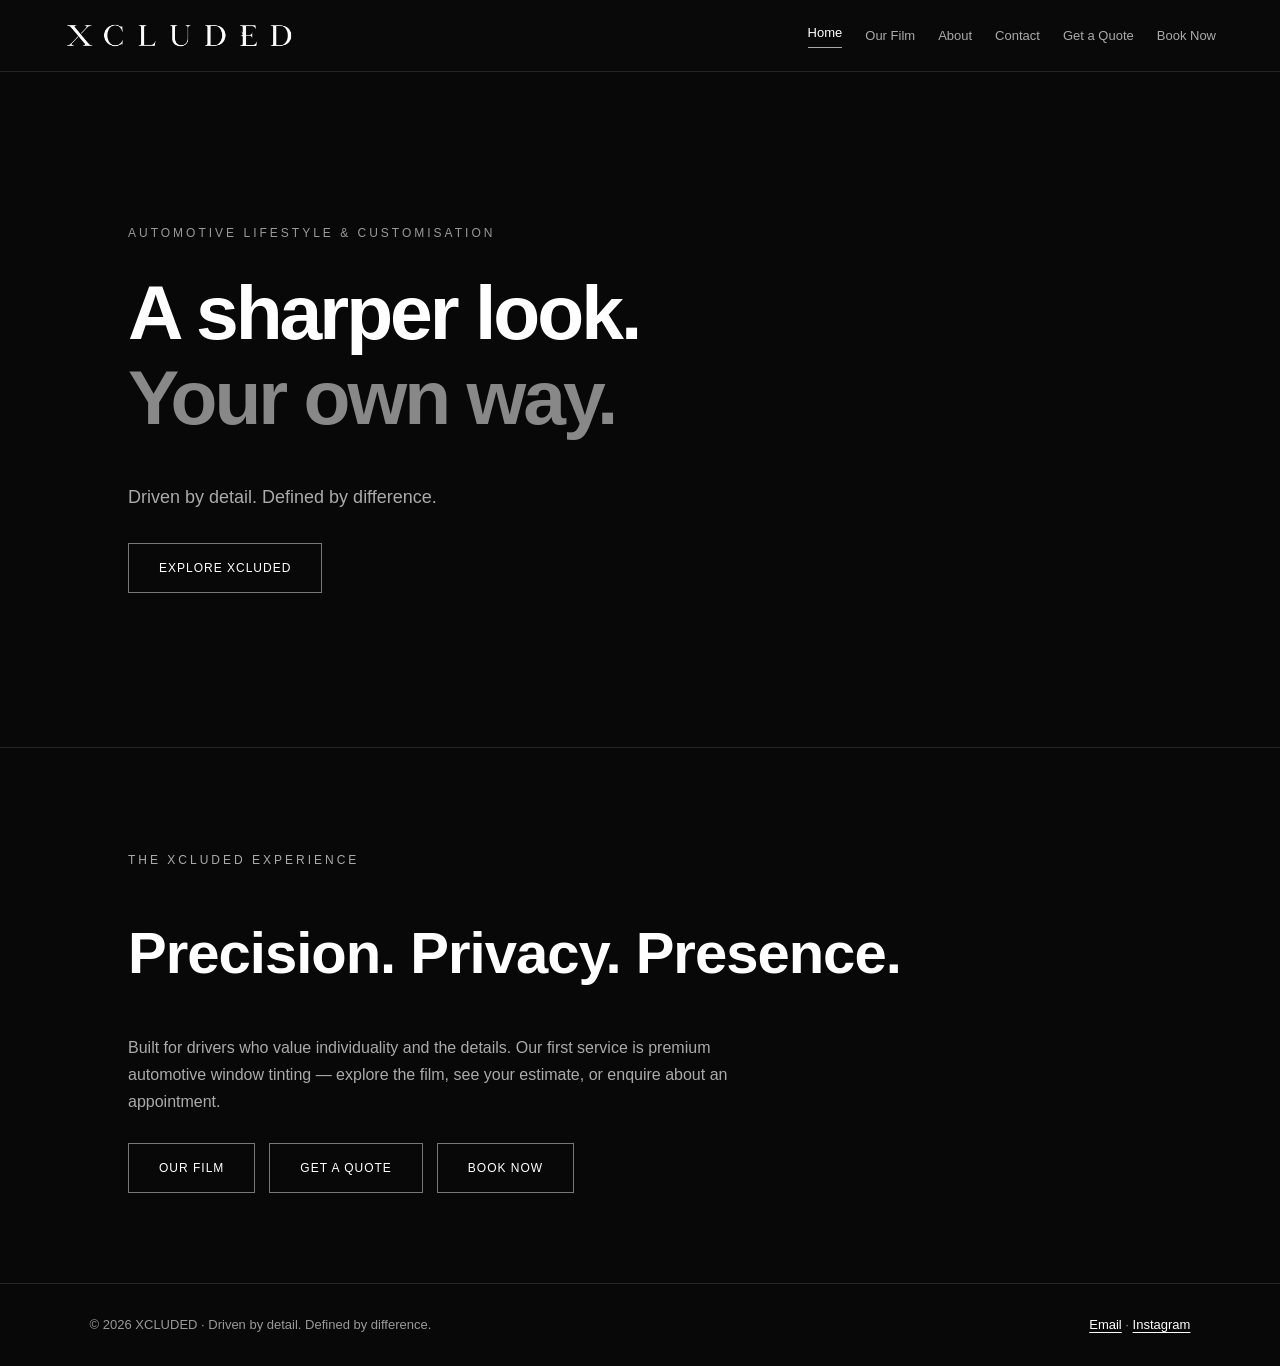
<file: index.html>
<!DOCTYPE html><html lang="en"><head><meta charset="UTF-8"><meta name="viewport" content="width=device-width, initial-scale=1.0"><meta name="theme-color" content="#080808"><meta name="description" content="Discover XCLUDED, an independent automotive lifestyle and customisation brand in the Lockyer Valley. Window tinting is where we begin."><title>Premium Automotive Window Tinting | XCLUDED</title><link rel="stylesheet" href="style.css"></head><body><a class="skip-link" href="#main-content">Skip to content</a><header class="navbar"><a class="logo" href="index.html" aria-label="XCLUDED home"><img src="images/xcluded-logo-transparent.png" alt="XCLUDED"></a><nav aria-label="Main navigation"><a href="index.html" aria-current="page">Home</a><a href="film.html">Our Film</a><a href="about.html">About</a><a href="contact.html">Contact</a><a href="quote.html">Get a Quote</a><a href="booking.html">Book Now</a></nav></header><main id="main-content"><section class="hero">
<span class="eyebrow">AUTOMOTIVE LIFESTYLE &amp; CUSTOMISATION</span>
<h1>
                A sharper look.<br/>
<span>Your own way.</span>
</h1>
<p>Driven by detail. Defined by difference.</p>
<a class="hero-button" href="tinting.html">
                EXPLORE XCLUDED
            </a>
</section><section class="v25-home-links"><p class="eyebrow">THE XCLUDED EXPERIENCE</p><h2>Precision. Privacy. Presence.</h2><p>Built for drivers who value individuality and the details. Our first service is premium automotive window tinting — explore the film, see your estimate, or enquire about an appointment.</p><div class="v25-actions"><a class="hero-button" href="film.html">OUR FILM</a><a class="hero-button" href="quote.html">GET A QUOTE</a><a class="hero-button" href="booking.html">BOOK NOW</a></div></section></main><footer class="site-footer"><span>© 2026 XCLUDED · Driven by detail. Defined by difference.</span><span><a href="mailto:xcluded.au@gmail.com">Email</a> · <a href="https://www.instagram.com/xcluded.au/" target="_blank" rel="noopener noreferrer">Instagram</a></span></footer></body></html>
</file>
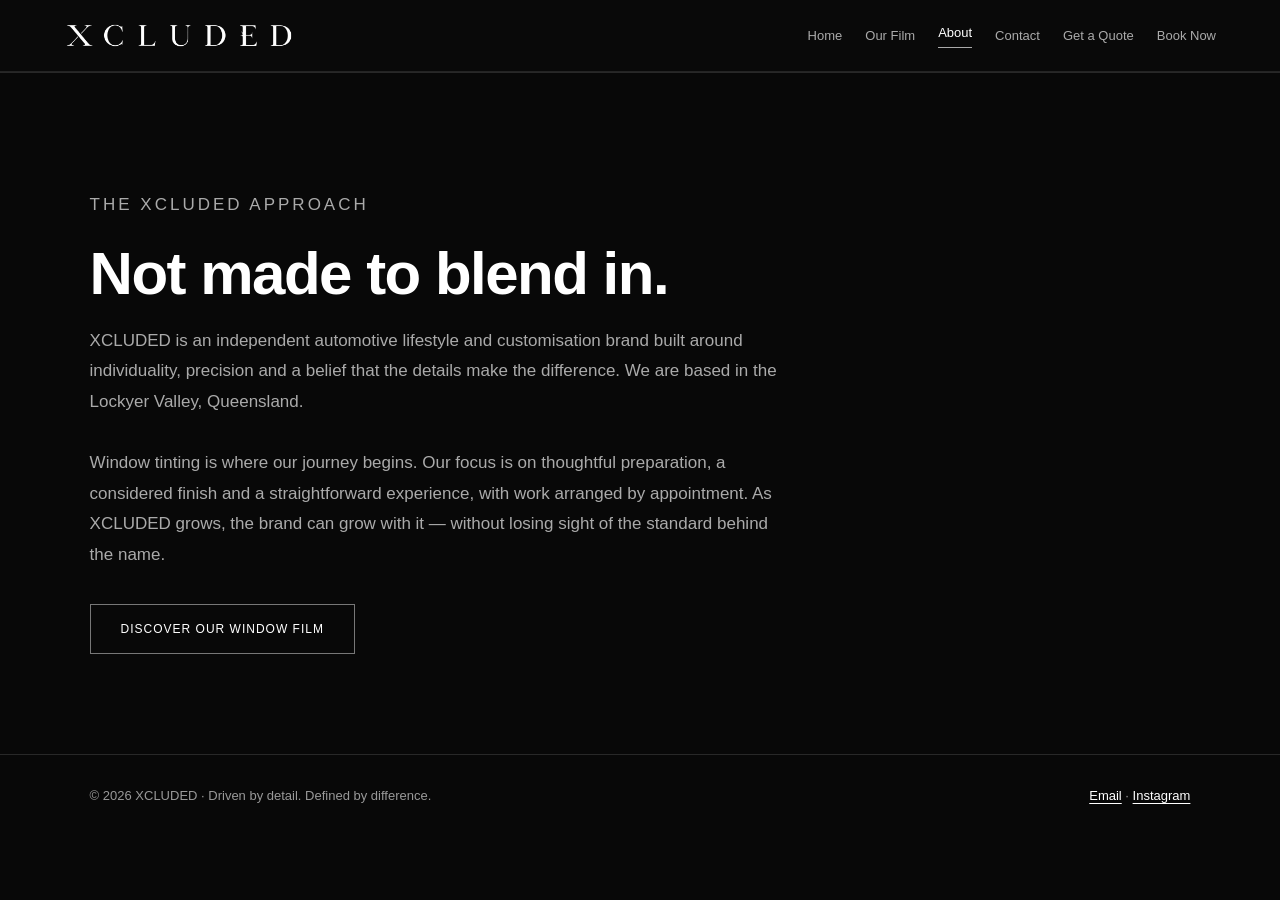
<file: about.html>
<!DOCTYPE html><html lang="en"><head><meta charset="UTF-8"><meta name="viewport" content="width=device-width, initial-scale=1.0"><meta name="theme-color" content="#080808"><meta name="description" content="Meet XCLUDED: an independent automotive lifestyle and customisation brand based in the Lockyer Valley."><title>About XCLUDED | XCLUDED</title><link rel="stylesheet" href="style.css"></head><body><a class="skip-link" href="#main-content">Skip to content</a><header class="navbar"><a class="logo" href="index.html" aria-label="XCLUDED home"><img src="images/xcluded-logo-transparent.png" alt="XCLUDED"></a><nav aria-label="Main navigation"><a href="index.html">Home</a><a href="film.html">Our Film</a><a href="about.html" aria-current="page">About</a><a href="contact.html">Contact</a><a href="quote.html">Get a Quote</a><a href="booking.html">Book Now</a></nav></header><main id="main-content"><section class="info-section" >
<p class="eyebrow">THE XCLUDED APPROACH</p>
<h2>Not made to blend in.</h2>
<p>XCLUDED is an independent automotive lifestyle and customisation brand built around individuality, precision and a belief that the details make the difference. We are based in the Lockyer Valley, Queensland.<br><br>Window tinting is where our journey begins. Our focus is on thoughtful preparation, a considered finish and a straightforward experience, with work arranged by appointment. As XCLUDED grows, the brand can grow with it — without losing sight of the standard behind the name.</p>
<a class="hero-button" href="film.html">DISCOVER OUR WINDOW FILM</a>
</section></main><footer class="site-footer"><span>© 2026 XCLUDED · Driven by detail. Defined by difference.</span><span><a href="mailto:xcluded.au@gmail.com">Email</a> · <a href="https://www.instagram.com/xcluded.au/" target="_blank" rel="noopener noreferrer">Instagram</a></span></footer></body></html>
</file>
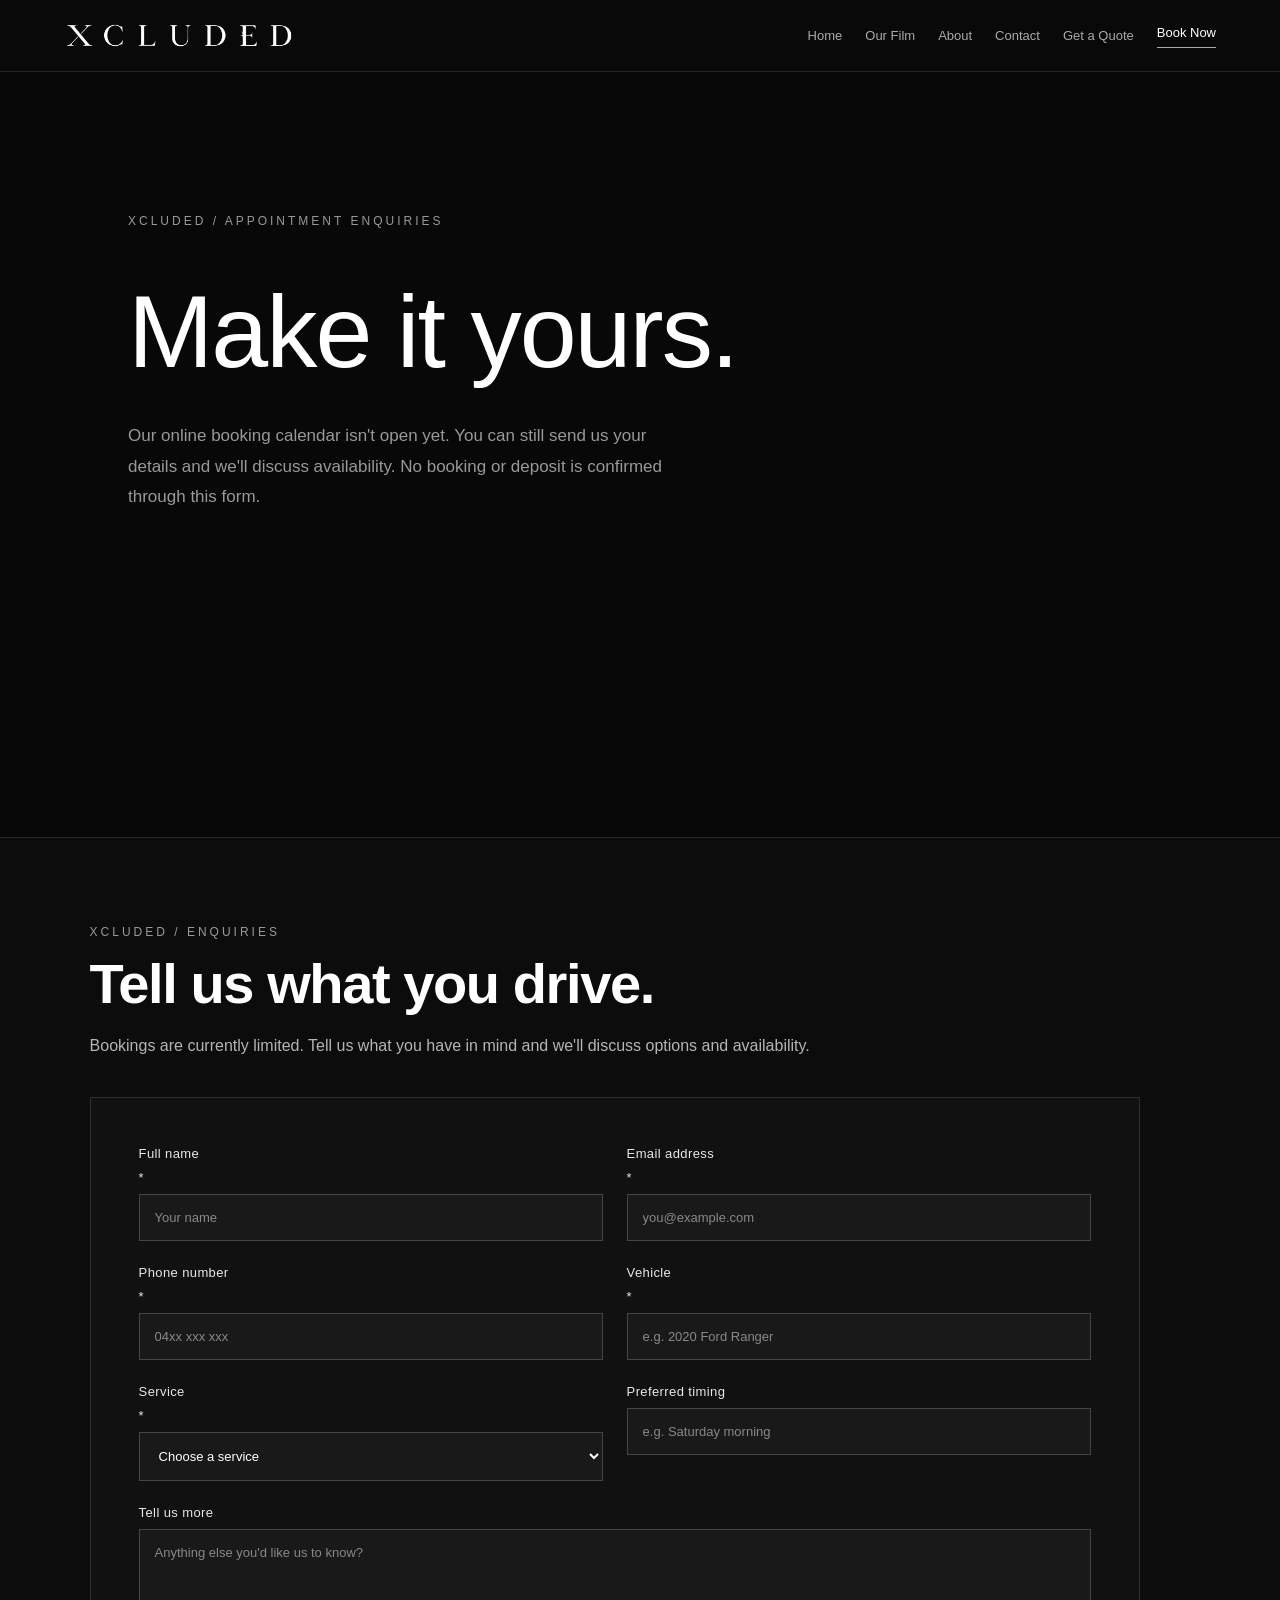
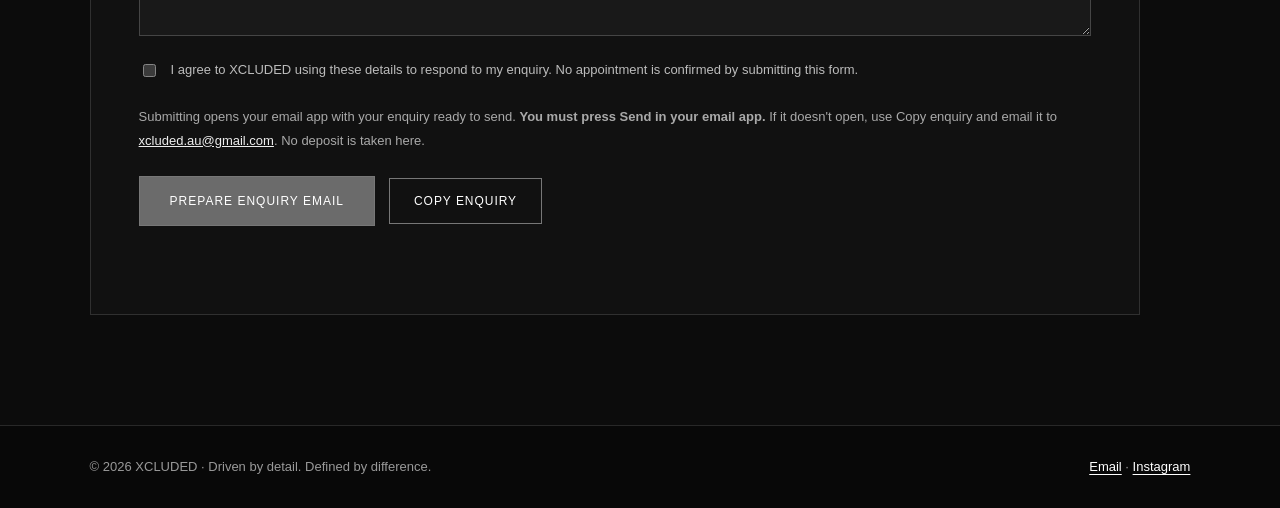
<file: booking.html>
<!doctype html><html lang="en"><head><meta charset="utf-8"><meta name="viewport" content="width=device-width, initial-scale=1"><meta name="theme-color" content="#080808"><meta name="description" content="Enquire about XCLUDED automotive window tinting appointments."><title>Enquire About Booking | XCLUDED</title><link rel="stylesheet" href="style.css"></head><body><a class="skip-link" href="#main-content">Skip to content</a><header class="navbar"><a class="logo" href="index.html" aria-label="XCLUDED home"><img src="images/xcluded-logo-transparent.png" alt="XCLUDED"></a><nav aria-label="Main navigation"><a href="index.html">Home</a><a href="film.html">Our Film</a><a href="about.html">About</a><a href="contact.html">Contact</a><a href="quote.html">Get a Quote</a><a href="booking.html" aria-current="page">Book Now</a></nav></header><main id="main-content"><section class="booking-intro"><p class="eyebrow">XCLUDED / APPOINTMENT ENQUIRIES</p><h1>Make it yours.</h1><p class="booking-description">Our online booking calendar isn't open yet. You can still send us your details and we'll discuss availability. No booking or deposit is confirmed through this form.</p></section><section class="enquiry-section" aria-labelledby="enquiry-heading">
 <div class="enquiry-heading"><p class="eyebrow">XCLUDED / ENQUIRIES</p><h2 id="enquiry-heading">Tell us what you drive.</h2><p>Bookings are currently limited. Tell us what you have in mind and we'll discuss options and availability.</p></div>
 <form id="xcludedEnquiryForm" class="enquiry-form" novalidate>
  <div class="enquiry-grid">
   <label>Full name <span aria-hidden="true">*</span><input name="name" autocomplete="name" required maxlength="100" placeholder="Your name"></label>
   <label>Email address <span aria-hidden="true">*</span><input name="email" type="email" autocomplete="email" required maxlength="150" placeholder="you@example.com"></label>
   <label>Phone number <span aria-hidden="true">*</span><input name="phone" type="tel" autocomplete="tel" required minlength="8" maxlength="25" placeholder="04xx xxx xxx"></label>
   <label>Vehicle <span aria-hidden="true">*</span><input name="vehicle" required maxlength="150" placeholder="e.g. 2020 Ford Ranger"></label>
   <label>Service <span aria-hidden="true">*</span><select name="service" required><option value="">Choose a service</option><option>Window tinting</option><option>Tint removal</option><option>Tinting and removal</option><option>General enquiry</option></select></label>
   <label>Preferred timing<input name="preferred" maxlength="120" placeholder="e.g. Saturday morning"></label>
  </div>
  <label class="enquiry-wide">Tell us more<textarea name="message" rows="5" maxlength="1500" placeholder="Anything else you'd like us to know?"></textarea></label>
  <label class="enquiry-consent"><input name="consent" type="checkbox" required><span>I agree to XCLUDED using these details to respond to my enquiry. No appointment is confirmed by submitting this form.</span></label>
  <p class="enquiry-note">Submitting opens your email app with your enquiry ready to send. <strong>You must press Send in your email app.</strong> If it doesn't open, use Copy enquiry and email it to <a href="mailto:xcluded.au@gmail.com">xcluded.au@gmail.com</a>. No deposit is taken here.</p>
  <div class="enquiry-actions"><button class="hero-button" type="submit">PREPARE ENQUIRY EMAIL</button><button class="enquiry-secondary" id="copyEnquiry" type="button">COPY ENQUIRY</button></div><p class="enquiry-feedback" id="enquiryFeedback" role="status" aria-live="polite"></p>
 </form>
</section></main><footer class="site-footer"><span>© 2026 XCLUDED · Driven by detail. Defined by difference.</span><span><a href="mailto:xcluded.au@gmail.com">Email</a> · <a href="https://www.instagram.com/xcluded.au/" target="_blank" rel="noopener noreferrer">Instagram</a></span></footer><script src="enquiry.js" defer></script></body></html>
</file>
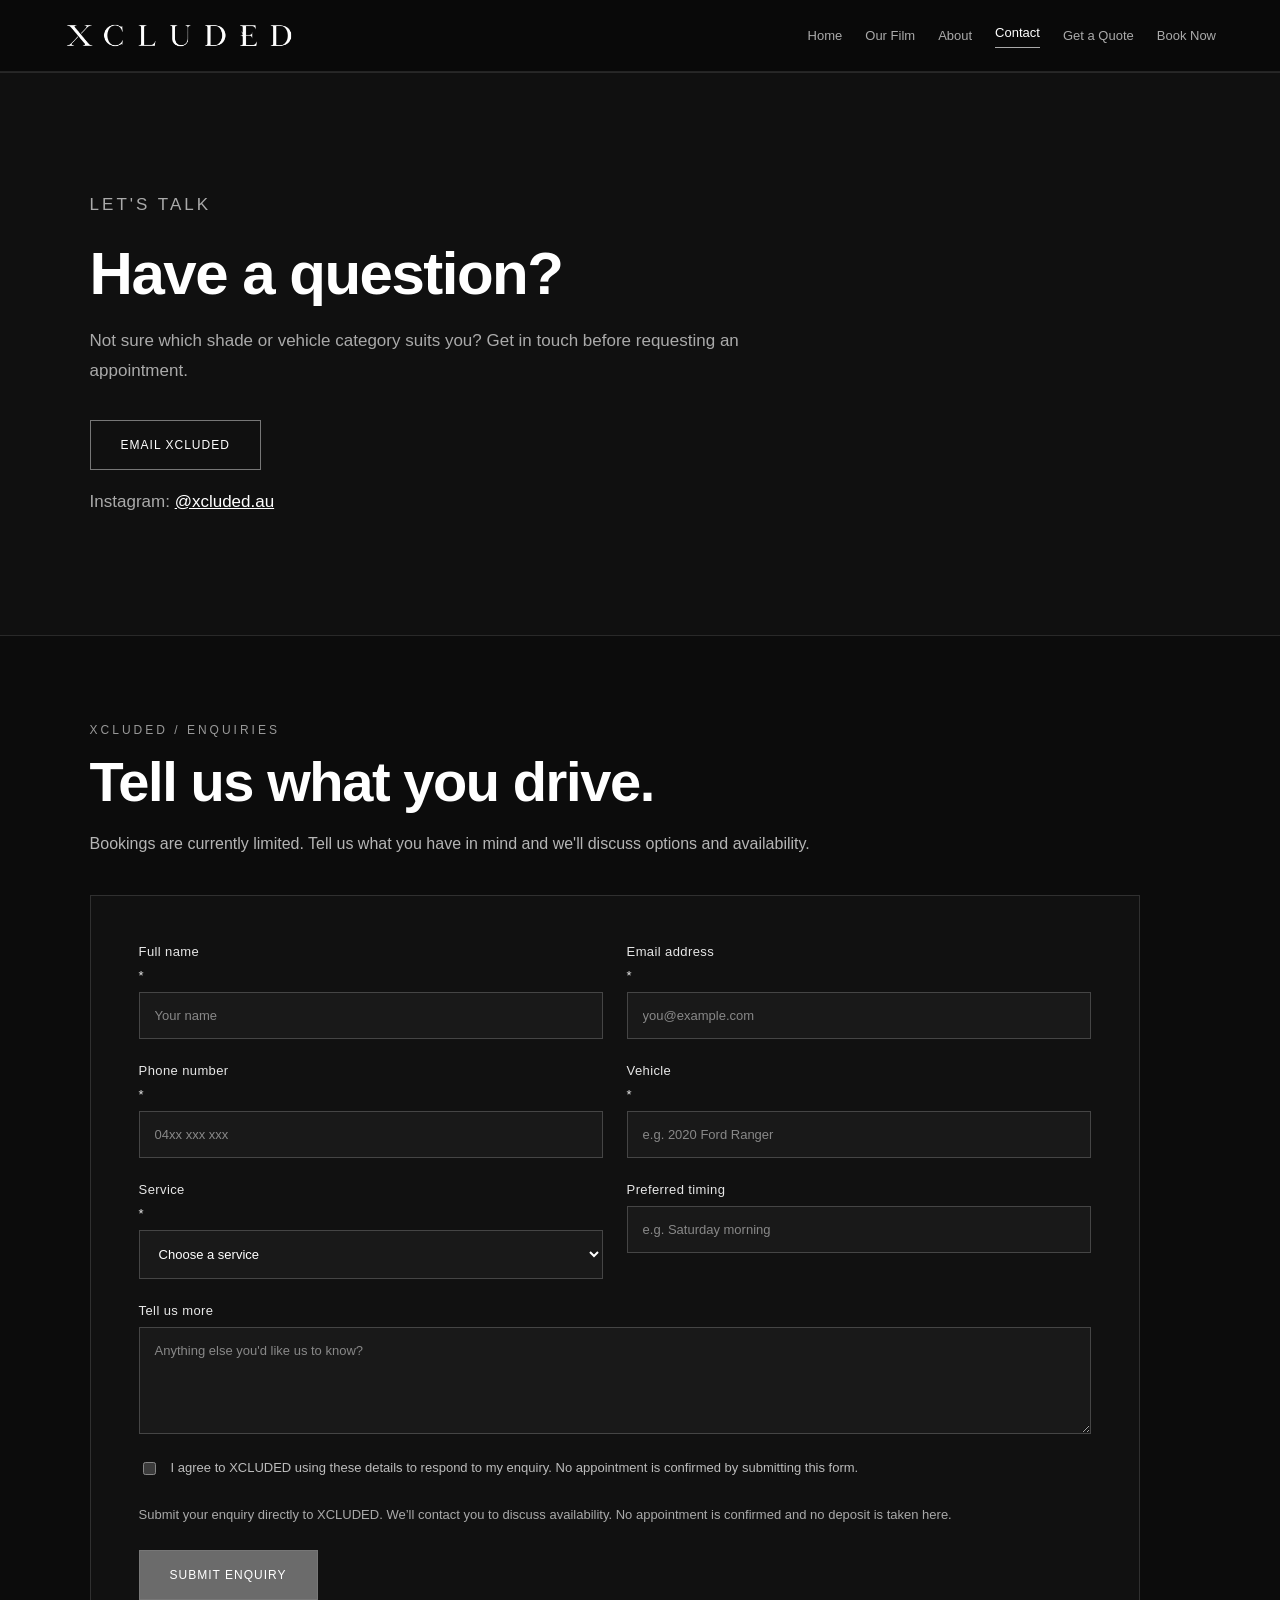
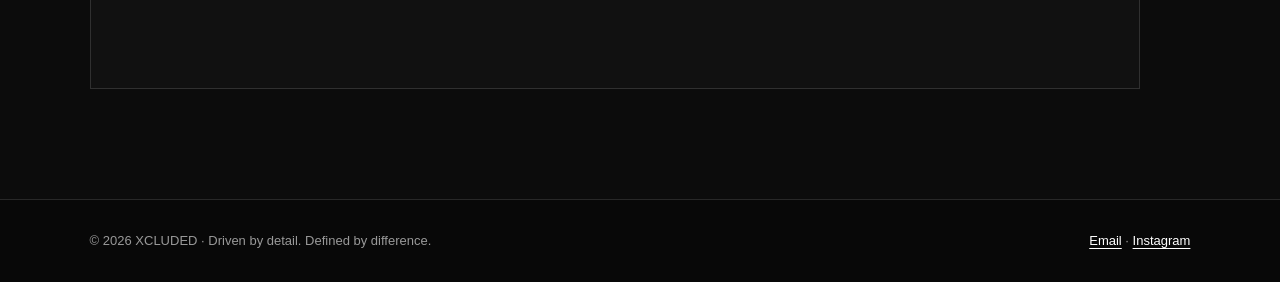
<file: contact.html>
<!DOCTYPE html><html lang="en"><head><meta charset="UTF-8"><meta name="viewport" content="width=device-width, initial-scale=1.0"><meta name="theme-color" content="#080808"><meta name="description" content="XCLUDED premium automotive window tinting in the Lockyer Valley."><title>Contact | XCLUDED</title><link rel="stylesheet" href="style.css"></head><body><a class="skip-link" href="#main-content">Skip to content</a><header class="navbar"><a class="logo" href="index.html" aria-label="XCLUDED home"><img src="images/xcluded-logo-transparent.png" alt="XCLUDED"></a><nav aria-label="Main navigation"><a href="index.html">Home</a><a href="film.html">Our Film</a><a href="about.html">About</a><a href="contact.html" aria-current="page">Contact</a><a href="quote.html">Get a Quote</a><a href="booking.html">Book Now</a></nav></header><main id="main-content"><section class="info-section info-section-alt" >
<p class="eyebrow">LET'S TALK</p>
<h2>Have a question?</h2>
<p>Not sure which shade or vehicle category suits you? Get in touch before requesting an appointment.</p>
<a class="hero-button" href="mailto:xcluded.au@gmail.com">EMAIL XCLUDED</a>
<p class="contact-social">Instagram: <a href="https://www.instagram.com/xcluded.au/" rel="noopener noreferrer" target="_blank">@xcluded.au</a></p>
</section><section class="enquiry-section" aria-labelledby="enquiry-heading">
 <div class="enquiry-heading"><p class="eyebrow">XCLUDED / ENQUIRIES</p><h2 id="enquiry-heading">Tell us what you drive.</h2><p>Bookings are currently limited. Tell us what you have in mind and we'll discuss options and availability.</p></div>
 <form id="xcludedEnquiryForm" class="enquiry-form" novalidate>
  <div class="enquiry-grid">
   <label>Full name <span aria-hidden="true">*</span><input name="name" autocomplete="name" required maxlength="100" placeholder="Your name"></label>
   <label>Email address <span aria-hidden="true">*</span><input name="email" type="email" autocomplete="email" required maxlength="150" placeholder="you@example.com"></label>
   <label>Phone number <span aria-hidden="true">*</span><input name="phone" type="tel" autocomplete="tel" required minlength="8" maxlength="25" placeholder="04xx xxx xxx"></label>
   <label>Vehicle <span aria-hidden="true">*</span><input name="vehicle" required maxlength="150" placeholder="e.g. 2020 Ford Ranger"></label>
   <label>Service <span aria-hidden="true">*</span><select name="service" required><option value="">Choose a service</option><option>Window tinting</option><option>Tint removal</option><option>Tinting and removal</option><option>General enquiry</option></select></label>
   <label>Preferred timing<input name="preferred" maxlength="120" placeholder="e.g. Saturday morning"></label>
  </div>
  <label class="enquiry-wide">Tell us more<textarea name="message" rows="5" maxlength="1500" placeholder="Anything else you'd like us to know?"></textarea></label>
  <label class="enquiry-consent"><input name="consent" type="checkbox" required><span>I agree to XCLUDED using these details to respond to my enquiry. No appointment is confirmed by submitting this form.</span></label>
  <p class="enquiry-note">Submit your enquiry directly to XCLUDED. We’ll contact you to discuss availability. No appointment is confirmed and no deposit is taken here.</p>
  <div class="enquiry-actions"><button class="hero-button" type="submit">SUBMIT ENQUIRY</button></div><p class="enquiry-feedback" id="enquiryFeedback" role="status" aria-live="polite"></p>
  <div class="enquiry-honeypot" aria-hidden="true"><label>Website<input name="website" tabindex="-1" autocomplete="off"></label></div>
 </form>
</section></main><footer class="site-footer"><span>© 2026 XCLUDED · Driven by detail. Defined by difference.</span><span><a href="mailto:xcluded.au@gmail.com">Email</a> · <a href="https://www.instagram.com/xcluded.au/" target="_blank" rel="noopener noreferrer">Instagram</a></span></footer><script src="enquiry-config.js" defer></script><script src="enquiry.js" defer></script></body></html>
</file>
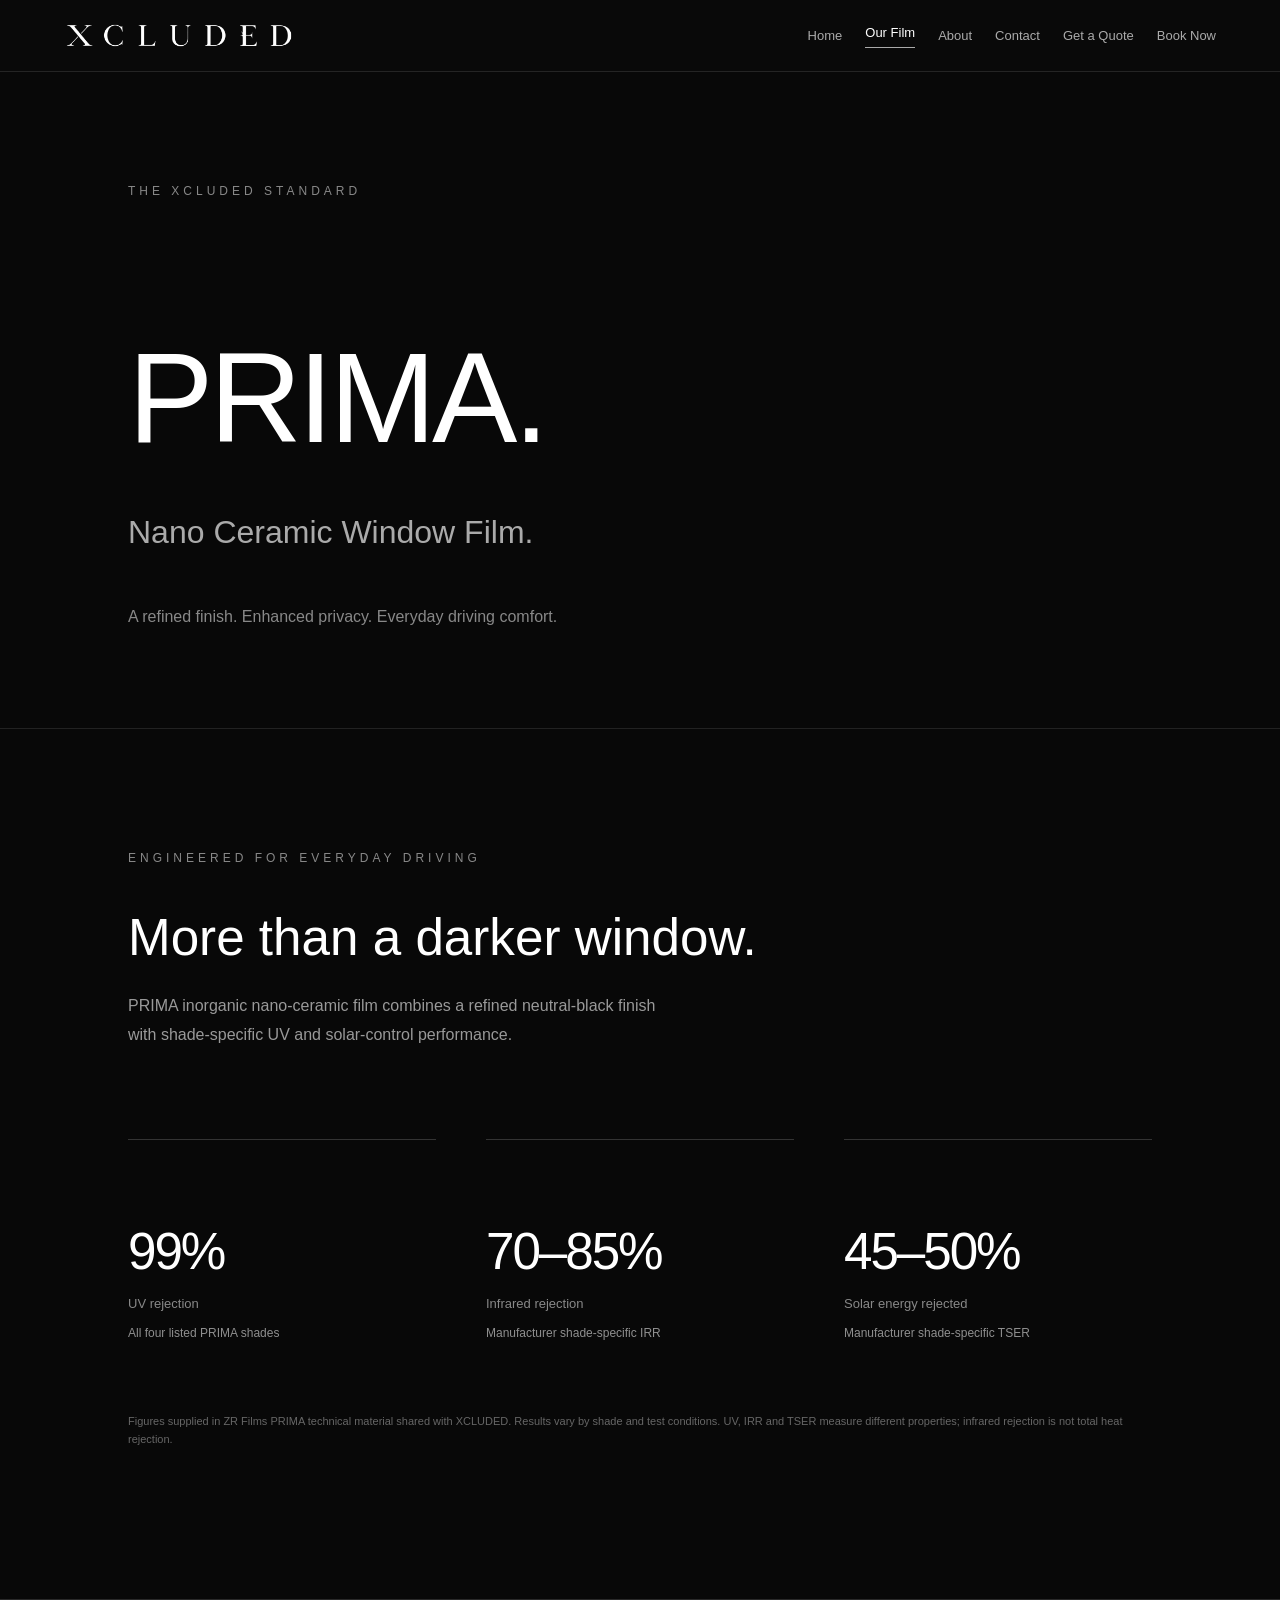
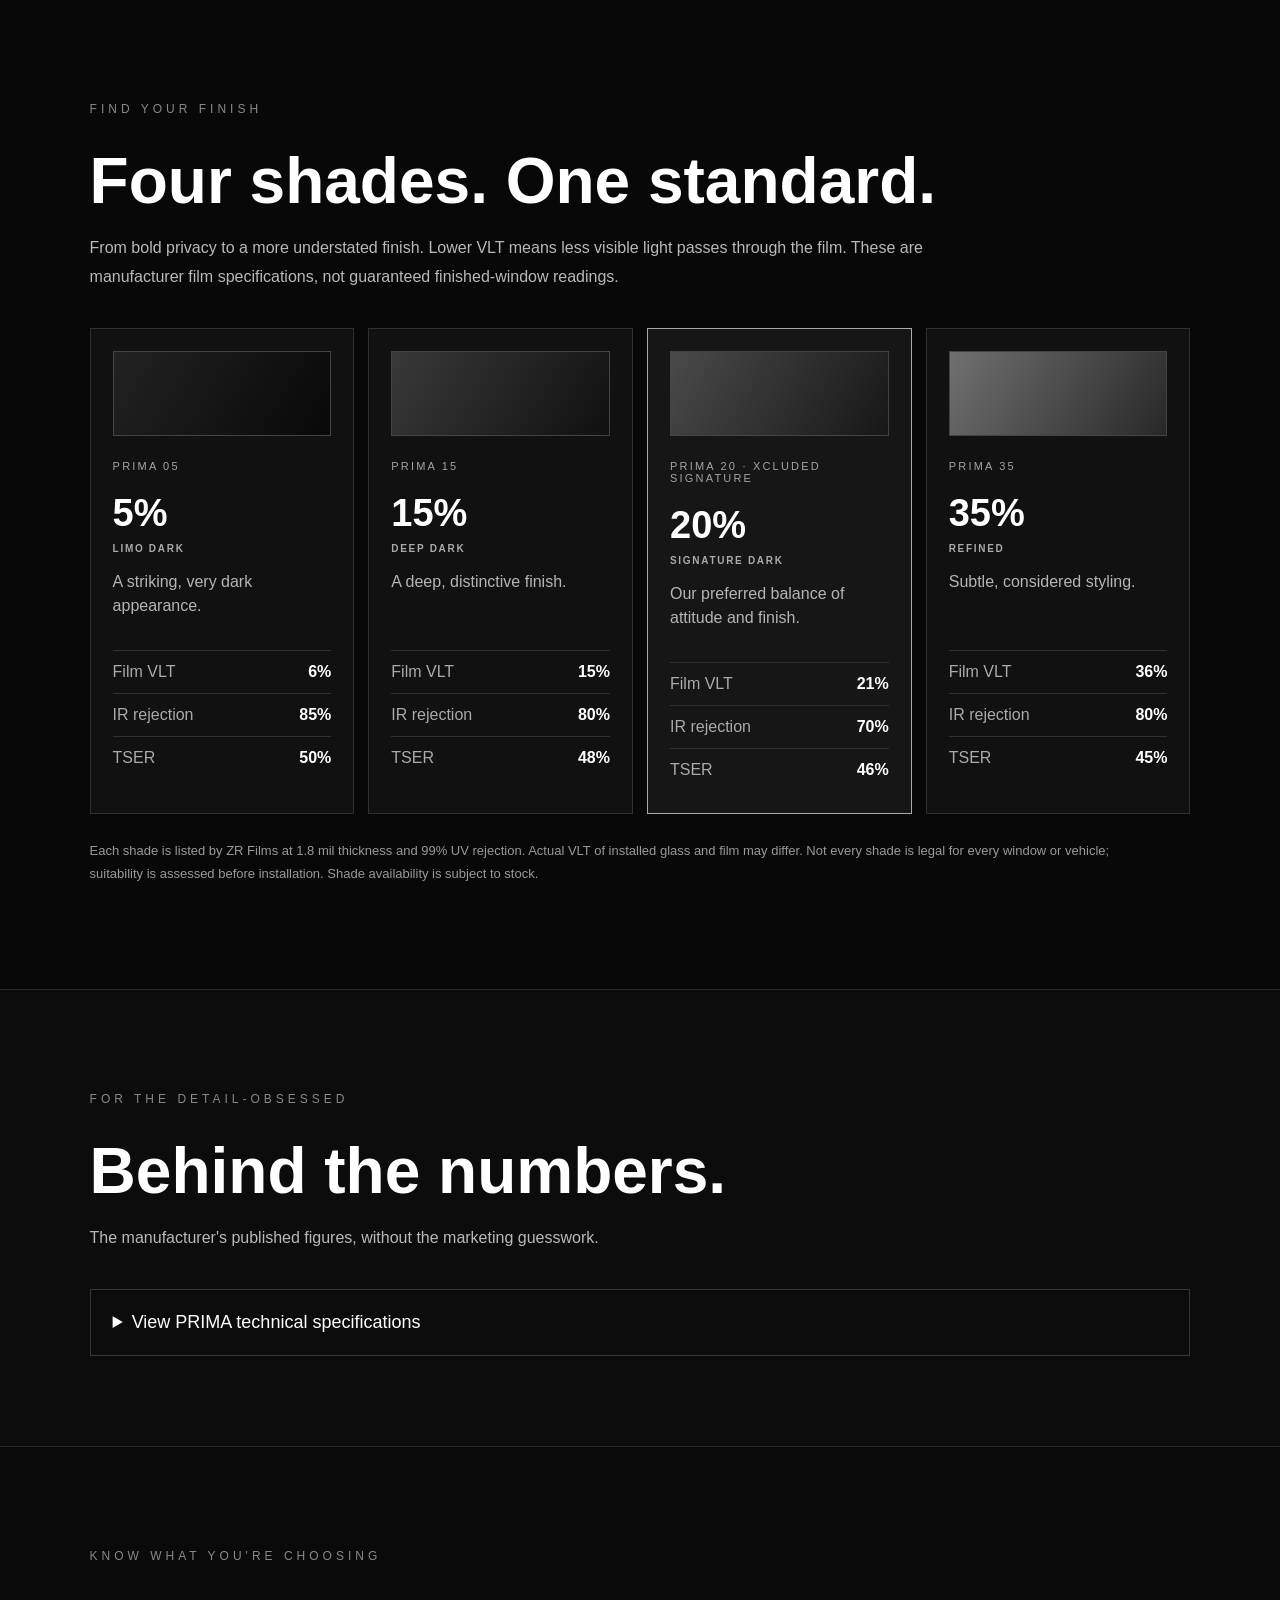
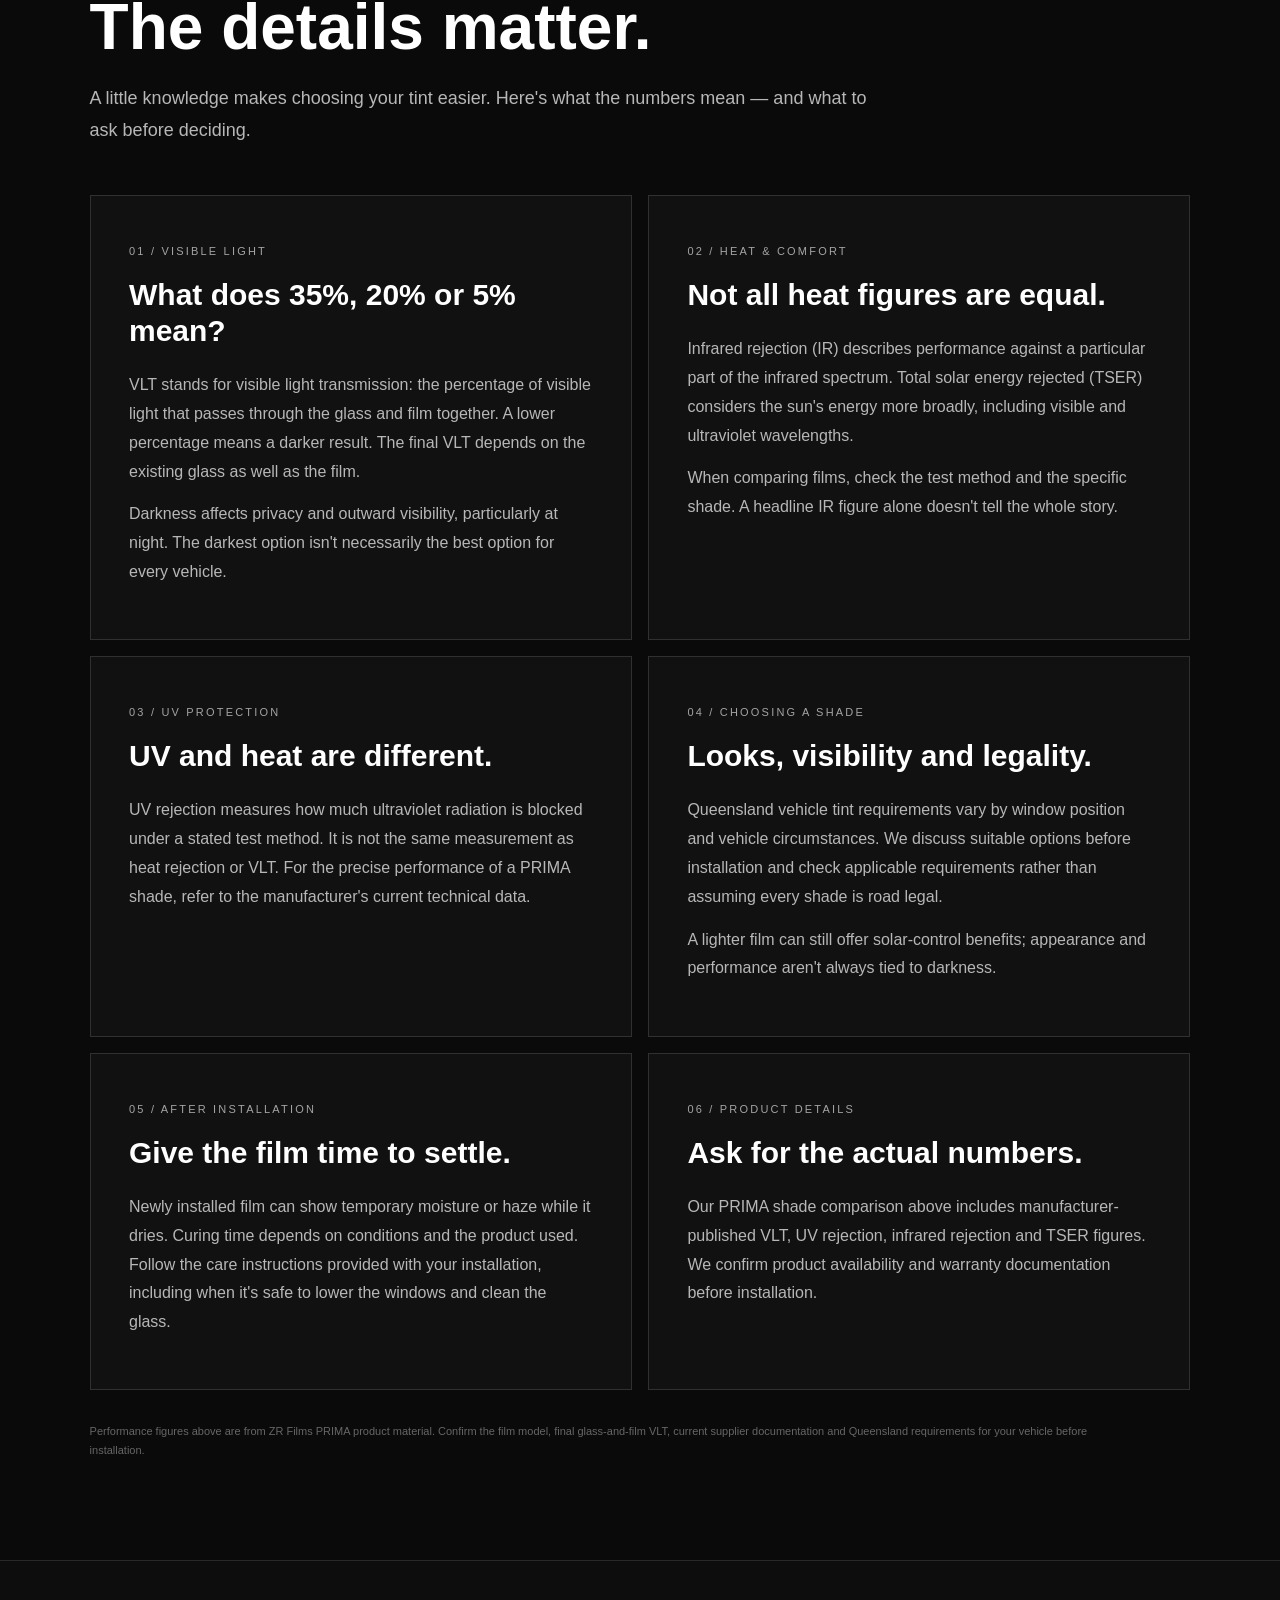
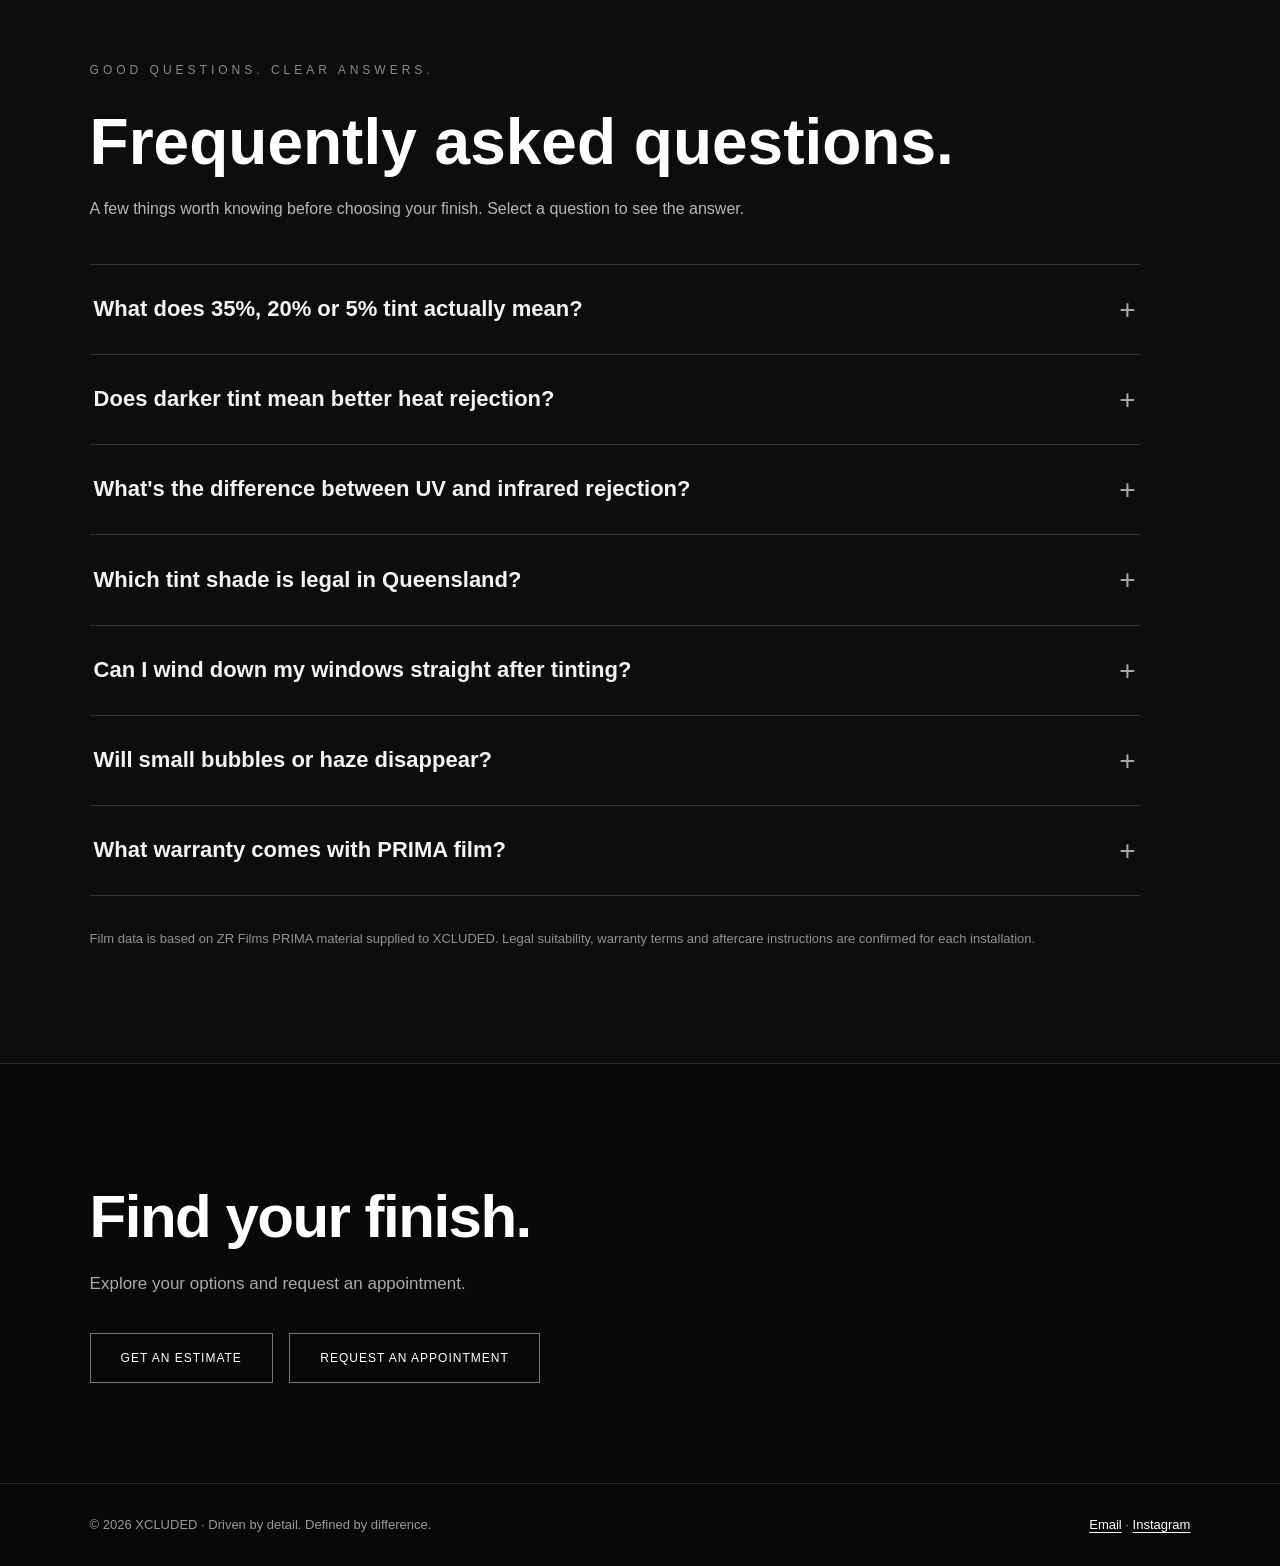
<file: film.html>
<!DOCTYPE html>

<html lang="en">
<head>
<meta charset="utf-8"/>
<meta content="width=device-width, initial-scale=1.0" name="viewport"/>
<meta content="#080808" name="theme-color"/>
<title>Our Film | XCLUDED</title>
<link href="style.css" rel="stylesheet"/>
</head>
<body><a class="skip-link" href="#main-content">Skip to content</a>
<header class="navbar"><a aria-label="XCLUDED home" class="logo" href="index.html"><img alt="XCLUDED" src="images/xcluded-logo-transparent.png"/></a><nav aria-label="Main navigation"><a href="index.html">Home</a><a aria-current="page" href="film.html">Our Film</a><a href="about.html">About</a><a href="contact.html">Contact</a><a href="quote.html">Get a Quote</a><a href="booking.html">Book Now</a></nav></header>
<main id="main-content">
<section class="film-intro">
<p class="film-eyebrow">THE XCLUDED STANDARD</p>
<h1>PRIMA.</h1>
<h2>Nano Ceramic Window Film.</h2>
<p class="film-description">
                A refined finish. Enhanced privacy.
                Everyday driving comfort.
            </p>
</section>
<section class="film-benefits">
<p class="film-eyebrow">
        ENGINEERED FOR EVERYDAY DRIVING
    </p>
<h2>More than a darker window.</h2>
<p class="film-benefits-description">PRIMA inorganic nano-ceramic film combines a refined neutral-black finish with shade-specific UV and solar-control performance.</p>
<div class="film-stats"><div class="film-stat"><h3>99%</h3><p>UV rejection</p><span class="film-stat-detail">All four listed PRIMA shades</span></div><div class="film-stat"><h3>70–85%</h3><p>Infrared rejection</p><span class="film-stat-detail">Manufacturer shade-specific IRR</span></div><div class="film-stat"><h3>45–50%</h3><p>Solar energy rejected</p><span class="film-stat-detail">Manufacturer shade-specific TSER</span></div></div>
<p class="film-disclaimer">Figures supplied in ZR Films PRIMA technical material shared with XCLUDED. Results vary by shade and test conditions. UV, IRR and TSER measure different properties; infrared rejection is not total heat rejection.</p>
</section><section aria-labelledby="prima-shades-heading" class="prima-shades"><p class="film-eyebrow">FIND YOUR FINISH</p><h2 id="prima-shades-heading">Four shades. One standard.</h2><p class="prima-lead">From bold privacy to a more understated finish. Lower VLT means less visible light passes through the film. These are manufacturer film specifications, not guaranteed finished-window readings.</p><div class="prima-shade-grid"><article class="prima-shade"><span aria-hidden="true" class="prima-shade-swatch swatch-05"></span><p class="film-card-number">PRIMA 05</p><h3>5% <small>LIMO DARK</small></h3><p>A striking, very dark appearance.</p><dl><div><dt>Film VLT</dt><dd>6%</dd></div><div><dt>IR rejection</dt><dd>85%</dd></div><div><dt>TSER</dt><dd>50%</dd></div></dl></article><article class="prima-shade"><span aria-hidden="true" class="prima-shade-swatch swatch-15"></span><p class="film-card-number">PRIMA 15</p><h3>15% <small>DEEP DARK</small></h3><p>A deep, distinctive finish.</p><dl><div><dt>Film VLT</dt><dd>15%</dd></div><div><dt>IR rejection</dt><dd>80%</dd></div><div><dt>TSER</dt><dd>48%</dd></div></dl></article><article class="prima-shade prima-signature"><span aria-hidden="true" class="prima-shade-swatch swatch-20"></span><p class="film-card-number">PRIMA 20 · XCLUDED SIGNATURE</p><h3>20% <small>SIGNATURE DARK</small></h3><p>Our preferred balance of attitude and finish.</p><dl><div><dt>Film VLT</dt><dd>21%</dd></div><div><dt>IR rejection</dt><dd>70%</dd></div><div><dt>TSER</dt><dd>46%</dd></div></dl></article><article class="prima-shade"><span aria-hidden="true" class="prima-shade-swatch swatch-35"></span><p class="film-card-number">PRIMA 35</p><h3>35% <small>REFINED</small></h3><p>Subtle, considered styling.</p><dl><div><dt>Film VLT</dt><dd>36%</dd></div><div><dt>IR rejection</dt><dd>80%</dd></div><div><dt>TSER</dt><dd>45%</dd></div></dl></article></div><p class="prima-note">Each shade is listed by ZR Films at 1.8 mil thickness and 99% UV rejection. Actual VLT of installed glass and film may differ. Not every shade is legal for every window or vehicle; suitability is assessed before installation. Shade availability is subject to stock.</p></section><section aria-labelledby="prima-tech-title" class="prima-tech"><p class="film-eyebrow">FOR THE DETAIL-OBSESSED</p><h2 id="prima-tech-title">Behind the numbers.</h2><p class="prima-lead">The manufacturer's published figures, without the marketing guesswork.</p><details><summary>View PRIMA technical specifications</summary><div class="prima-table-scroll"><table><caption>ZR Films PRIMA series published performance figures</caption><thead><tr><th scope="col">Model</th><th scope="col">Film VLT</th><th scope="col">UVR</th><th scope="col">IRR</th><th scope="col">TSER</th><th scope="col">Haze</th><th scope="col">Thickness</th></tr></thead><tbody><tr><th scope="row">PRIMA 05</th><td>6%</td><td>99%</td><td>85%</td><td>50%</td><td>1.85%</td><td>1.8 mil</td></tr><tr><th scope="row">PRIMA 15</th><td>15%</td><td>99%</td><td>80%</td><td>48%</td><td>1.63%</td><td>1.8 mil</td></tr><tr><th scope="row">PRIMA 20</th><td>21%</td><td>99%</td><td>70%</td><td>46%</td><td>1.47%</td><td>1.8 mil</td></tr><tr><th scope="row">PRIMA 35</th><td>36%</td><td>99%</td><td>80%</td><td>45%</td><td>1.63%</td><td>1.8 mil</td></tr></tbody></table></div><p class="prima-note">VLT: visible light transmission · UVR: ultraviolet rejection · IRR: infrared rejection · TSER: total solar energy rejected. These values come from supplier product information and are not independent XCLUDED test results.</p></details></section>
<section aria-labelledby="film-education-heading" class="film-education">
<p class="film-eyebrow">KNOW WHAT YOU'RE CHOOSING</p>
<h2 id="film-education-heading">The details matter.</h2>
<p class="film-education-lead">A little knowledge makes choosing your tint easier. Here's what the numbers mean — and what to ask before deciding.</p>
<div class="film-education-grid">
<article class="film-education-card"><p class="film-card-number">01 / VISIBLE LIGHT</p><h3>What does 35%, 20% or 5% mean?</h3><p>VLT stands for visible light transmission: the percentage of visible light that passes through the glass and film together. A lower percentage means a darker result. The final VLT depends on the existing glass as well as the film.</p><p>Darkness affects privacy and outward visibility, particularly at night. The darkest option isn't necessarily the best option for every vehicle.</p></article>
<article class="film-education-card"><p class="film-card-number">02 / HEAT &amp; COMFORT</p><h3>Not all heat figures are equal.</h3><p>Infrared rejection (IR) describes performance against a particular part of the infrared spectrum. Total solar energy rejected (TSER) considers the sun's energy more broadly, including visible and ultraviolet wavelengths.</p><p>When comparing films, check the test method and the specific shade. A headline IR figure alone doesn't tell the whole story.</p></article>
<article class="film-education-card"><p class="film-card-number">03 / UV PROTECTION</p><h3>UV and heat are different.</h3><p>UV rejection measures how much ultraviolet radiation is blocked under a stated test method. It is not the same measurement as heat rejection or VLT. For the precise performance of a PRIMA shade, refer to the manufacturer's current technical data.</p></article>
<article class="film-education-card"><p class="film-card-number">04 / CHOOSING A SHADE</p><h3>Looks, visibility and legality.</h3><p>Queensland vehicle tint requirements vary by window position and vehicle circumstances. We discuss suitable options before installation and check applicable requirements rather than assuming every shade is road legal.</p><p>A lighter film can still offer solar-control benefits; appearance and performance aren't always tied to darkness.</p></article>
<article class="film-education-card"><p class="film-card-number">05 / AFTER INSTALLATION</p><h3>Give the film time to settle.</h3><p>Newly installed film can show temporary moisture or haze while it dries. Curing time depends on conditions and the product used. Follow the care instructions provided with your installation, including when it's safe to lower the windows and clean the glass.</p></article>
<article class="film-education-card"><p class="film-card-number">06 / PRODUCT DETAILS</p><h3>Ask for the actual numbers.</h3><p>Our PRIMA shade comparison above includes manufacturer-published VLT, UV rejection, infrared rejection and TSER figures. We confirm product availability and warranty documentation before installation.</p></article>
</div>
<p class="film-disclaimer">Performance figures above are from ZR Films PRIMA product material. Confirm the film model, final glass-and-film VLT, current supplier documentation and Queensland requirements for your vehicle before installation.</p>
</section>
<section aria-labelledby="film-faq-title" class="film-faq">
<p class="film-eyebrow">GOOD QUESTIONS. CLEAR ANSWERS.</p>
<h2 id="film-faq-title">Frequently asked questions.</h2>
<p class="film-faq-lead">A few things worth knowing before choosing your finish. Select a question to see the answer.</p>
<div class="film-faq-list">
<details><summary>What does 35%, 20% or 5% tint actually mean?</summary><div class="film-faq-answer"><p>These numbers refer to visible light transmission (VLT). Lower percentages let less visible light through. The finished window's VLT depends on both the film and the glass already fitted to your vehicle.</p></div></details>
<details><summary>Does darker tint mean better heat rejection?</summary><div class="film-faq-answer"><p>Not necessarily. Darkness and solar performance are different properties. When comparing films, look at shade-specific total solar energy rejected (TSER) figures rather than judging performance by appearance alone.</p></div></details>
<details><summary>What's the difference between UV and infrared rejection?</summary><div class="film-faq-answer"><p>UV rejection describes how much ultraviolet radiation is blocked under a stated test method. Infrared rejection describes performance across a specified infrared range. Neither figure alone tells you the film's total solar heat performance.</p></div></details>
<details><summary>Which tint shade is legal in Queensland?</summary><div class="film-faq-answer"><p>Queensland's requirements depend on the window position and vehicle circumstances, and the limit applies to the finished glass-and-film combination. We'll discuss applicable requirements before installation rather than treating every advertised shade as road legal.</p></div></details>
<details><summary>Can I wind down my windows straight after tinting?</summary><div class="film-faq-answer"><p>Fresh film needs time to cure. Follow the specific aftercare instructions supplied at installation, including when to lower your windows and how to clean the glass. Drying time can vary with weather and the product used.</p></div></details>
<details><summary>Will small bubbles or haze disappear?</summary><div class="film-faq-answer"><p>Some temporary moisture or haziness can be normal during curing. If marks persist beyond the advised curing period, or you notice lifting or contamination, contact us so we can assess them.</p></div></details>
<details><summary>What warranty comes with PRIMA film?</summary><div class="film-faq-answer"><p>ZR Films describes PRIMA as having a limited lifetime warranty against fading, delamination, bubbling and cracking. Eligibility, exclusions, claim procedures and any installation workmanship coverage depend on the written terms supplied for your job; ask XCLUDED to confirm these before booking.</p></div></details>
</div>
<p class="film-faq-footnote">Film data is based on ZR Films PRIMA material supplied to XCLUDED. Legal suitability, warranty terms and aftercare instructions are confirmed for each installation.</p>
</section>
<section class="info-section"><h2>Find your finish.</h2><p>Explore your options and request an appointment.</p><a class="hero-button" href="quote.html">GET AN ESTIMATE</a> <a class="hero-button" href="booking.html">REQUEST AN APPOINTMENT</a></section>
</main><footer class="site-footer"><span>© 2026 XCLUDED · Driven by detail. Defined by difference.</span><span><a href="mailto:xcluded.au@gmail.com">Email</a> · <a href="https://www.instagram.com/xcluded.au/" rel="noopener noreferrer" target="_blank">Instagram</a></span></footer>

</body>
</html>
</file>
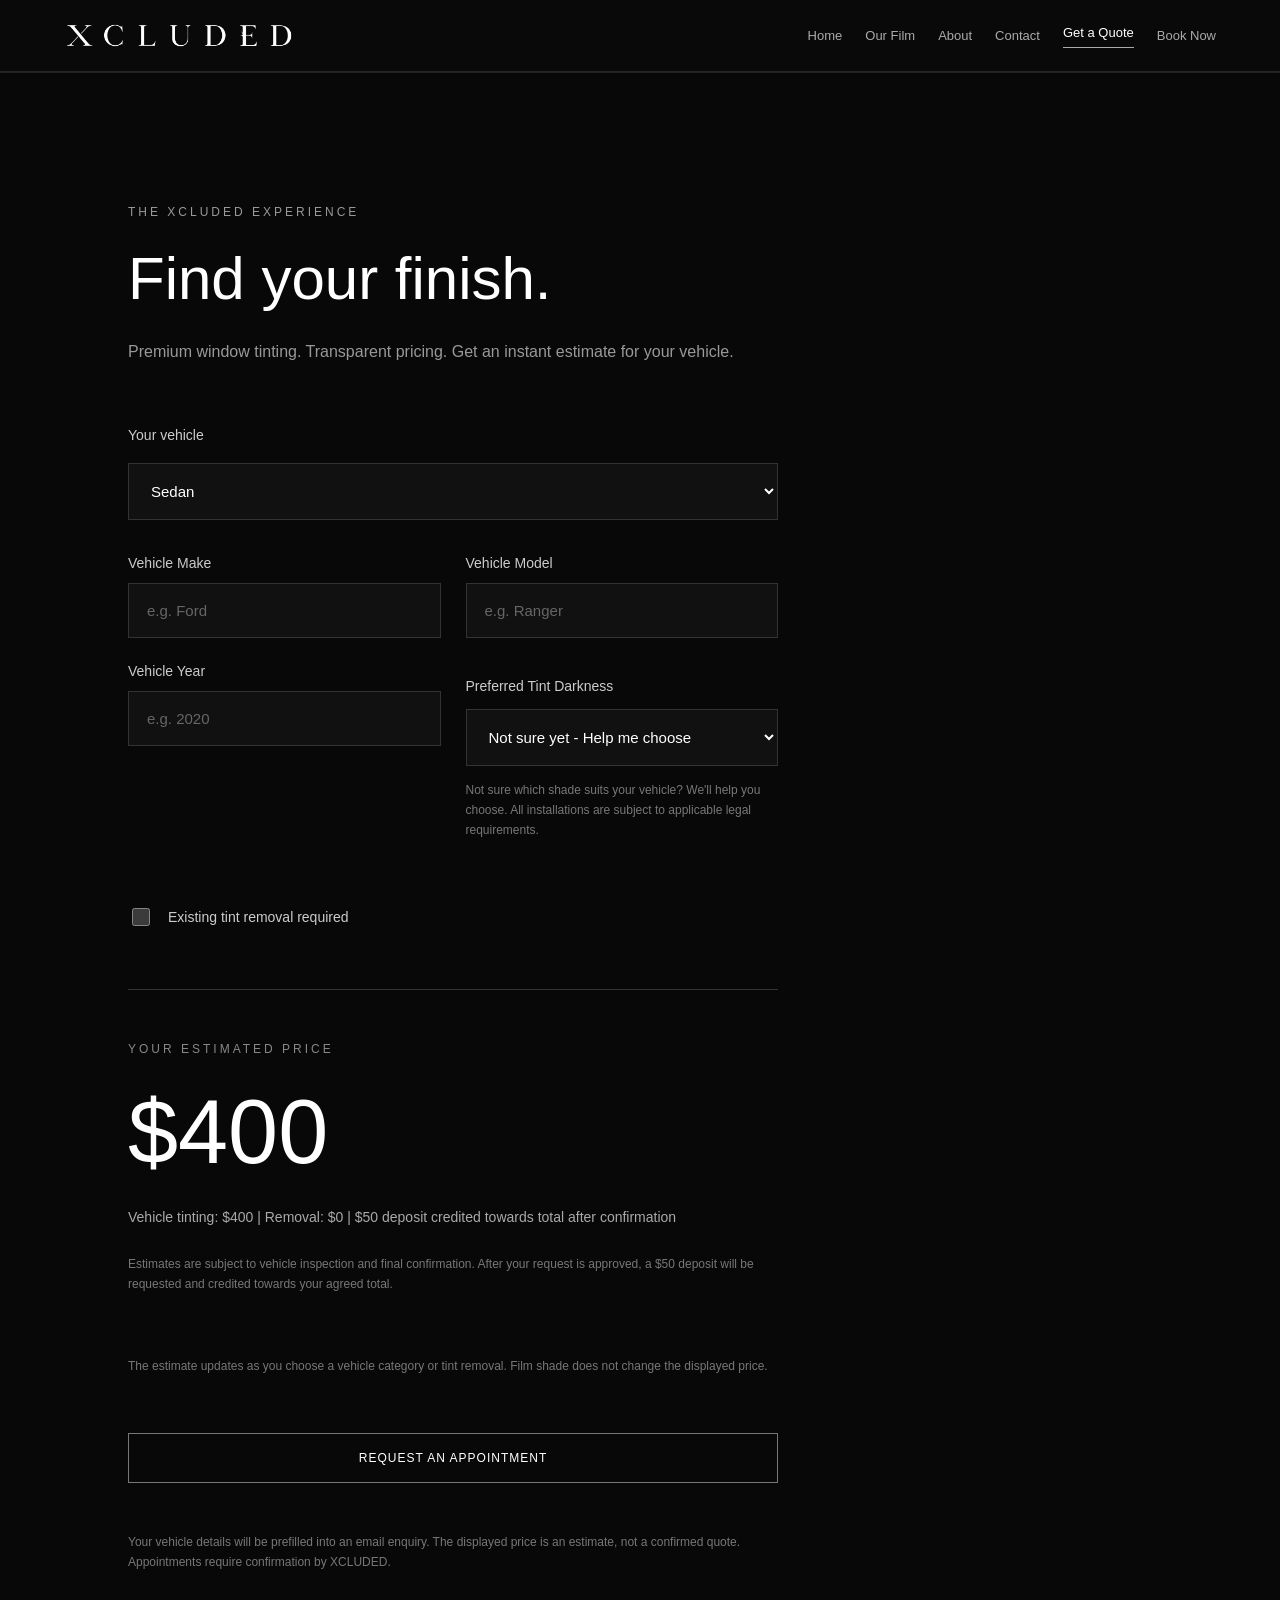
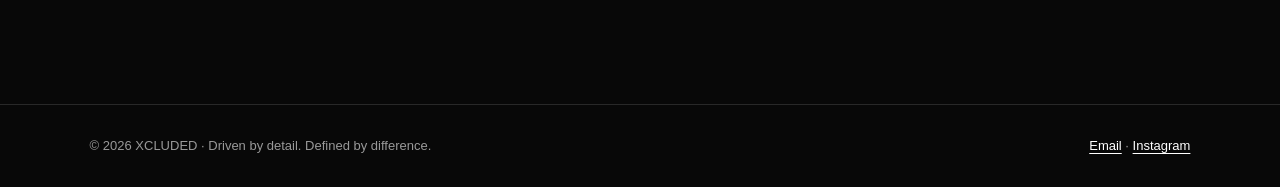
<file: quote.html>
<!DOCTYPE html><html lang="en"><head><meta charset="UTF-8"><meta name="viewport" content="width=device-width, initial-scale=1.0"><meta name="theme-color" content="#080808"><meta name="description" content="XCLUDED premium automotive window tinting in the Lockyer Valley."><title>Get a Quote | XCLUDED</title><link rel="stylesheet" href="style.css"></head><body><a class="skip-link" href="#main-content">Skip to content</a><header class="navbar"><a class="logo" href="index.html" aria-label="XCLUDED home"><img src="images/xcluded-logo-transparent.png" alt="XCLUDED"></a><nav aria-label="Main navigation"><a href="index.html">Home</a><a href="film.html">Our Film</a><a href="about.html">About</a><a href="contact.html">Contact</a><a href="quote.html" aria-current="page">Get a Quote</a><a href="booking.html">Book Now</a></nav></header><main id="main-content"><section class="quote-section" id="quote">
<p class="eyebrow">THE XCLUDED EXPERIENCE</p>
<h2>Find your finish.</h2>
<p class="quote-description">
        Premium window tinting. Transparent pricing.
        Get an instant estimate for your vehicle.
    </p>
<div class="quote-calculator">
<label for="vehicleType">Your vehicle</label>
<select id="vehicleType">
<option value="singleCab">Single Cab Ute</option>
<option value="hatchback">Hatchback</option>
<option selected="" value="sedan">Sedan</option>
<option value="dualCab">Dual Cab Ute</option>
<option value="suv">SUV / Wagon</option>
<option value="large4wd">Large 4WD / 7-Seater</option>
</select>
<!-- Vehicle Details -->
<div class="vehicle-details">
<div class="vehicle-field">
<label for="vehicleMake">Vehicle Make</label>
<input autocomplete="off" id="vehicleMake" maxlength="50" placeholder="e.g. Ford" type="text"/>
</div>
<div class="vehicle-field">
<label for="vehicleModel">Vehicle Model</label>
<input autocomplete="off" id="vehicleModel" maxlength="80" placeholder="e.g. Ranger" type="text"/>
</div>
<div class="vehicle-field">
<label for="vehicleYear">Vehicle Year</label>
<input id="vehicleYear" max="2031" min="1950" placeholder="e.g. 2020" type="number"/>
</div>
<!-- Tint Darkness Preference -->
<div class="tint-preference">
<label for="tintShade">Preferred Tint Darkness</label>
<select id="tintShade">
<option selected="" value="unsure">
            Not sure yet - Help me choose
        </option>
<option value="35">35% - Light</option>
<option value="20">20% - Medium Dark</option>
<option value="15">15% - Dark</option>
<option value="5">5% - Very Dark</option>
</select>
<p class="tint-shade-note">
        Not sure which shade suits your vehicle?
        We'll help you choose. All installations
        are subject to applicable legal requirements.
    </p>
</div>
</div>
<label class="removal-option">
<input id="tintRemoval" type="checkbox"/>
            Existing tint removal required
        </label>
<div class="quote-result">
<p>YOUR ESTIMATED PRICE</p>
<h3 id="quoteTotal">$400</h3>
<p id="quoteBreakdown">
                Vehicle tinting: $400 | Removal: $0
            </p>
<p class="quote-note">
                Estimates are subject to vehicle inspection
                and final confirmation.
                After your request is approved, a $50 deposit will be requested and credited towards your agreed total.
            </p>
</div>
<p class="quote-validation" hidden="" id="quoteValidation" role="alert"></p>
<p class="quote-note">The estimate updates as you choose a vehicle category or tint removal. Film shade does not change the displayed price.</p>
<a class="hero-button quote-cta" href="booking.html" id="quoteBookingLink">REQUEST AN APPOINTMENT</a>
<p class="quote-note">Your vehicle details will be prefilled into an email enquiry. The displayed price is an estimate, not a confirmed quote. Appointments require confirmation by XCLUDED.</p>
</div>
</section></main><footer class="site-footer"><span>© 2026 XCLUDED · Driven by detail. Defined by difference.</span><span><a href="mailto:xcluded.au@gmail.com">Email</a> · <a href="https://www.instagram.com/xcluded.au/" target="_blank" rel="noopener noreferrer">Instagram</a></span></footer><script src="script.js"></script></body></html>
</file>
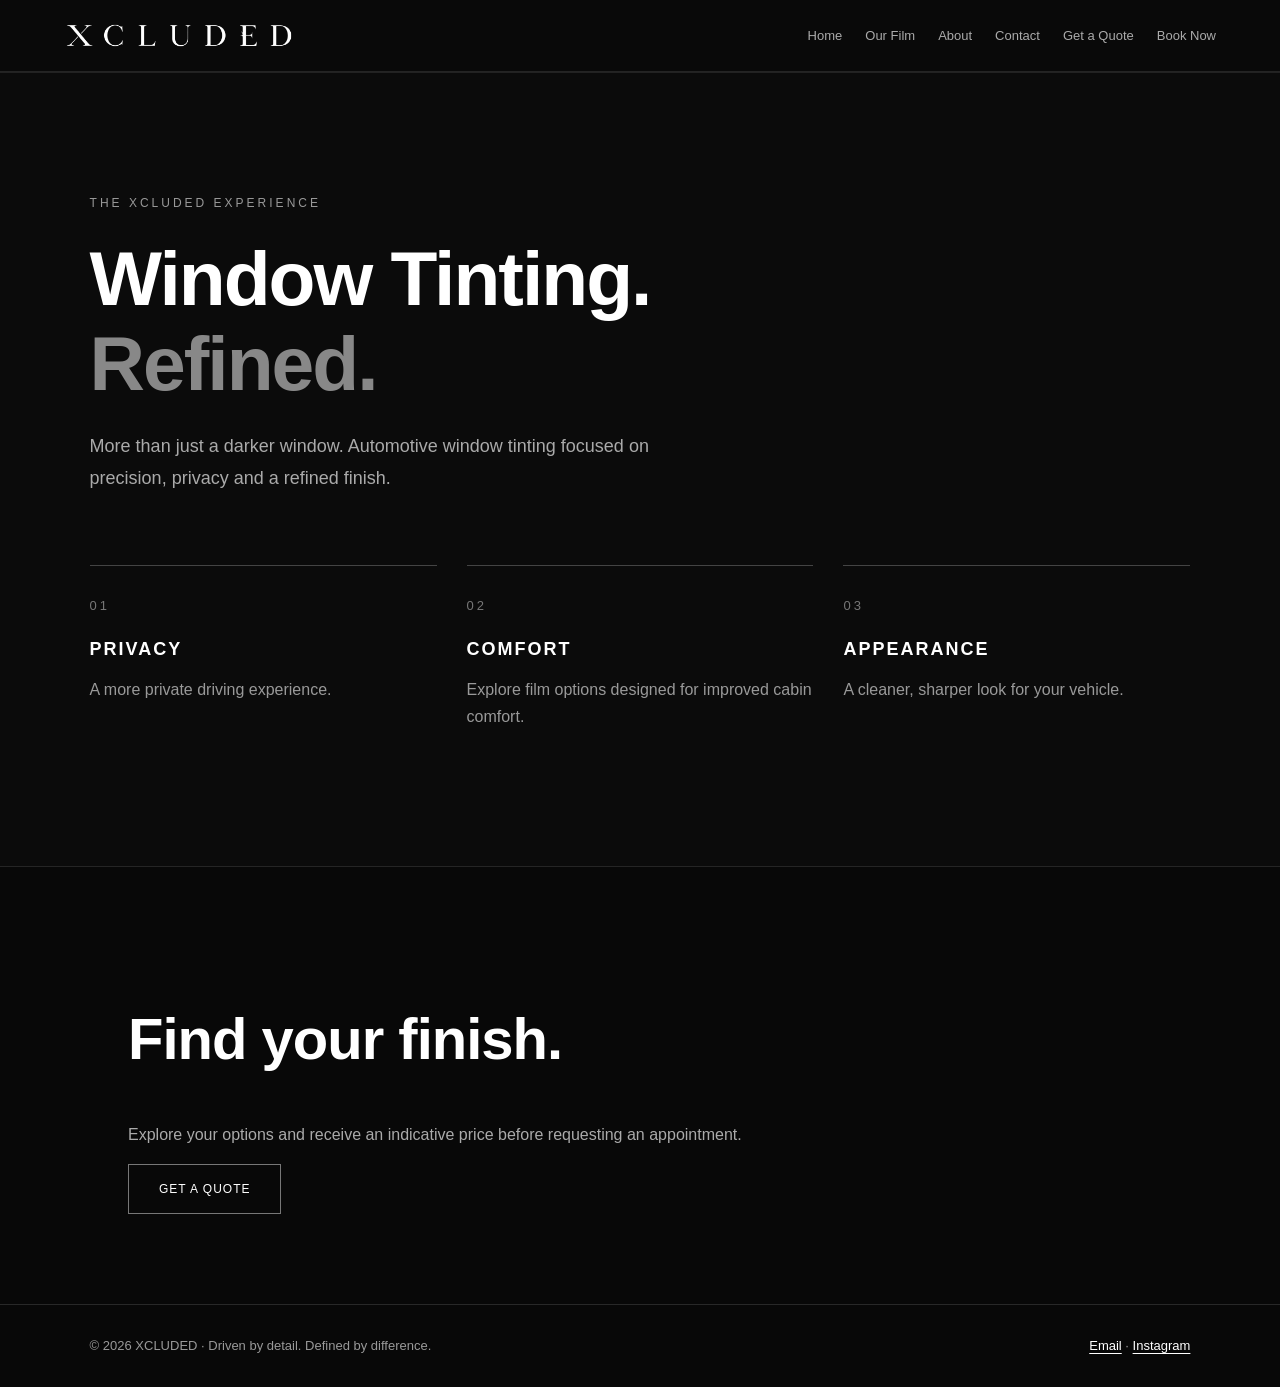
<file: tinting.html>
<!DOCTYPE html><html lang="en"><head><meta charset="UTF-8"><meta name="viewport" content="width=device-width, initial-scale=1.0"><meta name="theme-color" content="#080808"><meta name="description" content="XCLUDED premium automotive window tinting in the Lockyer Valley."><title>Window Tinting | XCLUDED</title><link rel="stylesheet" href="style.css"></head><body><a class="skip-link" href="#main-content">Skip to content</a><header class="navbar"><a class="logo" href="index.html" aria-label="XCLUDED home"><img src="images/xcluded-logo-transparent.png" alt="XCLUDED"></a><nav aria-label="Main navigation"><a href="index.html">Home</a><a href="film.html">Our Film</a><a href="about.html">About</a><a href="contact.html">Contact</a><a href="quote.html">Get a Quote</a><a href="booking.html">Book Now</a></nav></header><main id="main-content"><section class="tinting-section" id="tinting">
<div class="section-heading">
<span class="eyebrow">THE XCLUDED EXPERIENCE</span>
<h2>Window Tinting.<br/>
<span>Refined.</span>
</h2>
<p>
            More than just a darker window.
            Automotive window tinting focused on
            precision, privacy and a refined finish.
        </p>
</div>
<div class="tinting-features">
<div class="feature">
<span class="feature-number">01</span>
<h3>PRIVACY</h3>
<p>A more private driving experience.</p>
</div>
<div class="feature">
<span class="feature-number">02</span>
<h3>COMFORT</h3>
<p>Explore film options designed for
               improved cabin comfort.</p>
</div>
<div class="feature">
<span class="feature-number">03</span>
<h3>APPEARANCE</h3>
<p>A cleaner, sharper look
               for your vehicle.</p>
</div>
</div>
</section><section class="v25-home-links"><h2>Find your finish.</h2><p>Explore your options and receive an indicative price before requesting an appointment.</p><a class="hero-button" href="quote.html">GET A QUOTE</a></section></main><footer class="site-footer"><span>© 2026 XCLUDED · Driven by detail. Defined by difference.</span><span><a href="mailto:xcluded.au@gmail.com">Email</a> · <a href="https://www.instagram.com/xcluded.au/" target="_blank" rel="noopener noreferrer">Instagram</a></span></footer></body></html>
</file>
<file: style.css>
/* XCLUDED — Global styling */

* {
    box-sizing: border-box;
}

html {
    scroll-behavior: smooth;
}

body {
    margin: 0;
    background-color: #080808;
    color: #ffffff;
    font-family: Arial, sans-serif;
}

/* Navigation */

.navbar {
    display: flex;
    justify-content: space-between;
    align-items: center;
    padding: 30px 7%;
    border-bottom: 1px solid #242424;
}

.logo {
    color: #ffffff;
    text-decoration: none;
    font-size: 24px;
    font-weight: bold;
    letter-spacing: 4px;
}

nav {
    display: flex;
    gap: 35px;
}

nav a {
    color: #aaaaaa;
    text-decoration: none;
    font-size: 13px;
    transition: color 0.3s;
}

nav a:hover {
    color: #ffffff;
}

/* Homepage hero */

.hero {
    min-height: 75vh;
    display: flex;
    flex-direction: column;
    justify-content: center;
    align-items: flex-start;
    padding: 80px 10%;
}

.eyebrow {
    color: #999999;
    font-size: 12px;
    letter-spacing: 3px;
}

.hero h1 {
    font-size: clamp(42px, 6vw, 90px);
    line-height: 1.1;
    letter-spacing: -3px;
    margin: 30px 0;
}

.hero h1 span {
    color: #888888;
}

.hero p {
    color: #aaaaaa;
    font-size: 18px;
    margin-bottom: 35px;
}

.hero-button {
    display: inline-block;
    padding: 17px 30px;
    border: 1px solid #777777;
    color: #ffffff;
    text-decoration: none;
    font-size: 12px;
    letter-spacing: 1px;
    transition: 0.3s;
}

.hero-button:hover {
    background-color: #ffffff;
    color: #080808;
}

/* Smaller screens */

@media (max-width: 650px) {
    .navbar {
        flex-direction: column;
        gap: 25px;
    }

    nav {
        flex-wrap: wrap;
        justify-content: center;
        gap: 18px;
    }

    .hero {
        padding: 80px 7%;
    }

    .hero h1 {
        letter-spacing: -1px;
    }
}
.logo img {
    width: 300px;
    height: auto;
    display: block;
}
.navbar {
    background-color: #000000;
}
/* XCLUDED Window Tinting Section */

.tinting-section {
    background-color: #0b0b0b;
    padding: 120px 7%;
    border-top: 1px solid #222;
}

.section-heading {
    max-width: 750px;
    margin-bottom: 70px;
}

.section-heading h2 {
    font-size: clamp(42px, 6vw, 80px);
    line-height: 1.1;
    letter-spacing: -2px;
    margin: 25px 0;
}

.section-heading h2 span {
    color: #888;
}

.section-heading p {
    color: #aaa;
    font-size: 18px;
    line-height: 1.8;
    max-width: 600px;
}

.tinting-features {
    display: grid;
    grid-template-columns: repeat(3, 1fr);
    gap: 30px;
}

.feature {
    border-top: 1px solid #444;
    padding-top: 30px;
}

.feature-number {
    color: #777;
    font-size: 13px;
    letter-spacing: 3px;
}

.feature h3 {
    font-size: 18px;
    letter-spacing: 2px;
    margin: 25px 0 15px;
}

.feature p {
    color: #999;
    line-height: 1.7;
}

/* Mobile screens */
@media (max-width: 650px) {
    .tinting-section {
        padding: 80px 7%;
    }

    .tinting-features {
        grid-template-columns: 1fr;
        gap: 45px;
    }
}

/* =========================
   XCLUDED - OUR FILM PAGE
========================= */

.film-intro {
    min-height: 75vh;
    padding: 140px 10%;
    display: flex;
    flex-direction: column;
    justify-content: center;
    align-items: flex-start;
    background-color: #080808;
}
.film-eyebrow {
    font-size: 12px;
    letter-spacing: 4px;
    color: #888888;
    margin-bottom: 30px;
}

.film-intro h1 {
    font-size: clamp(70px, 10vw, 150px);
    font-weight: 400;
    letter-spacing: -4px;
    line-height: 1;
    margin-bottom: 25px;
}

.film-intro h2 {
    font-size: clamp(20px, 3vw, 32px);
    font-weight: 300;
    color: #aaaaaa;
    margin-bottom: 35px;
}

.film-description {
    font-size: 16px;
    line-height: 1.9;
    color: #888888;
    max-width: 500px;
}

/* PRIMA PERFORMANCE SECTION */

.film-benefits {
    padding: 110px 10% 140px;
    background-color: #080808;
    border-top: 1px solid #222222;
}

.film-benefits h2 {
    font-size: clamp(30px, 4vw, 54px);
    font-weight: 400;
    margin-bottom: 25px;
}

.film-benefits-description {
    color: #999999;
    font-size: 16px;
    line-height: 1.8;
    max-width: 550px;
}

.film-stats {
    display: grid;
    grid-template-columns: repeat(3, 1fr);
    gap: 50px;
    margin-top: 90px;
}

.film-stat {
    border-top: 1px solid #333333;
    padding-top: 30px;
}

.film-stat h3 {
    font-size: clamp(24px, 3vw, 40px);
    font-weight: 400;
    margin-bottom: 15px;
}

.film-stat p {
    font-size: 13px;
    color: #888888;
}

.film-disclaimer {
    margin-top: 70px;
    font-size: 11px;
    color: #666666;
}

/* PRIMA MOBILE LAYOUT */

@media (max-width: 650px) {
    .film-benefits {
        padding: 80px 7%;
    }

    .film-stats {
        grid-template-columns: 1fr;
        gap: 40px;
        margin-top: 60px;
    }
}

/* =========================
   XCLUDED - QUOTE CALCULATOR
========================= */

.quote-section {
    padding: 120px 10%;
    background-color: #080808;
    border-top: 1px solid #222222;
}

.quote-section h2 {
    font-size: clamp(36px, 5vw, 60px);
    font-weight: 400;
    margin: 25px 0;
}

.quote-description {
    color: #999999;
    font-size: 16px;
    line-height: 1.8;
    margin-bottom: 60px;
}

.quote-calculator {
    max-width: 650px;
    display: flex;
    flex-direction: column;
    gap: 20px;
}

.quote-calculator label {
    color: #cccccc;
    font-size: 14px;
}

.quote-calculator select {
    width: 100%;
    padding: 18px;
    background-color: #111111;
    color: #ffffff;
    border: 1px solid #333333;
    border-radius: 0;
    font-size: 15px;
}

.removal-option {
    display: flex;
    align-items: center;
    gap: 15px;
    margin: 15px 0;
    cursor: pointer;
}

.removal-option input {
    width: 18px;
    height: 18px;
    accent-color: #ffffff;
}

.quote-result {
    border-top: 1px solid #333333;
    margin-top: 25px;
    padding-top: 40px;
}

.quote-result > p:first-child {
    font-size: 12px;
    letter-spacing: 3px;
    color: #888888;
}

.quote-result h3 {
    font-size: clamp(55px, 8vw, 90px);
    font-weight: 400;
    margin: 25px 0;
}

#quoteBreakdown {
    color: #aaaaaa;
    font-size: 14px;
}

.quote-note {
    color: #777777;
    font-size: 12px;
    line-height: 1.8;
    margin-top: 30px;
}

/* QUOTE CALCULATOR - MOBILE */

@media (max-width: 650px) {
    .quote-section {
        padding: 80px 7%;
    }
}

/* XCLUDED - VEHICLE DETAILS */

.vehicle-details {
    display: grid;
    grid-template-columns: repeat(2, minmax(0, 1fr));
    gap: 25px;
    margin: 15px 0;
}

.vehicle-field {
    display: flex;
    flex-direction: column;
    gap: 12px;
}

.vehicle-field input {
    width: 100%;
    box-sizing: border-box;
    padding: 18px;
    background-color: #111111;
    border: 1px solid #333333;
    border-radius: 0;
    color: #ffffff;
    font-size: 15px;
}

.vehicle-field input:focus {
    outline: 1px solid #888888;
}

.vehicle-field input::placeholder {
    color: #666666;
}

/* Vehicle details on mobile */

@media (max-width: 650px) {
    .vehicle-details {
        grid-template-columns: 1fr;
    }
}

/* XCLUDED - TINT PREFERENCE */

.tint-preference {
    display: flex;
    flex-direction: column;
    gap: 15px;
    margin: 15px 0;
}

.tint-shade-note {
    color: #777777;
    font-size: 12px;
    line-height: 1.8;
    margin: 0;
}

/* =========================
   XCLUDED - BOOKING PAGE
========================= */

.booking-intro {
    min-height: 85vh;
    padding: 130px 10%;
    background-color: #080808;
    box-sizing: border-box;
}

.booking-intro h1 {
    font-size: clamp(55px, 8vw, 110px);
    font-weight: 400;
    letter-spacing: -2px;
    margin: 45px 0 30px;
}

.booking-description {
    color: #999999;
    font-size: 17px;
    line-height: 1.8;
    max-width: 550px;
    margin-bottom: 100px;
}

.booking-placeholder {
    max-width: 750px;
    border-top: 1px solid #333333;
    padding-top: 45px;
}

.booking-placeholder > p {
    color: #888888;
    font-size: 12px;
    letter-spacing: 3px;
    margin-bottom: 35px;
}

.booking-placeholder h2 {
    color: #ffffff;
    font-size: clamp(30px, 4vw, 48px);
    font-weight: 400;
    margin-bottom: 20px;
}

.booking-placeholder span {
    color: #999999;
    font-size: 15px;
    line-height: 1.8;
}

/* BOOKING PAGE - MOBILE */

@media (max-width: 650px) {
    .booking-intro {
        padding: 85px 7%;
    }

    .booking-description {
        margin-bottom: 70px;
    }
}

/* =========================
   XCLUDED - BOOKING CALENDAR
========================= */

.booking-calendar {
    margin-top: 60px;
    max-width: 750px;
}

.calendar-header {
    display: flex;
    align-items: center;
    justify-content: space-between;
    margin-bottom: 35px;
}

.calendar-header h3 {
    font-size: 24px;
    font-weight: 400;
    color: #ffffff;
}

.calendar-header button {
    background: transparent;
    border: 1px solid #333333;
    color: #ffffff;
    width: 45px;
    height: 45px;
    cursor: pointer;
    font-size: 20px;
    transition: 0.3s;
}

.calendar-header button:hover {
    background: #ffffff;
    color: #080808;
}

.calendar-grid {
    display: grid;
    grid-template-columns: repeat(7, minmax(0, 1fr));
    gap: 10px;
}

.calendar-grid button {
    background: #111111;
    border: 1px solid #292929;
    color: #ffffff;
    padding: 18px 0;
    cursor: pointer;
    font-size: 14px;
    transition: 0.3s;
}

.calendar-grid button:hover {
    background: #ffffff;
    color: #080808;
}

.calendar-grid button:disabled {
    color: #555555;
    background: #0a0a0a;
    cursor: not-allowed;
}

.calendar-notice {
    margin-top: 35px;
    color: #777777;
    font-size: 12px;
    line-height: 1.8;
}

@media (max-width: 650px) {
    .calendar-grid {
        gap: 5px;
    }

    .calendar-grid button {
        padding: 13px 0;
        font-size: 12px;
    }

    .calendar-header h3 {
        font-size: 19px;
    }
}
.calendar-day-label {
    color: #888888;
    text-align: center;
    font-size: 12px;
    padding: 10px 0;
}

.calendar-header button:disabled {
    opacity: 0.3;
    cursor: not-allowed;
}
/* XCLUDED - Calendar date selection */

.calendar-grid button.available-date {
    color: #ffffff;
    border-color: #555555;
}

.calendar-grid button.selected-date {
    background: #ffffff;
    color: #080808;
    border-color: #ffffff;
}

.selected-booking-date {
    margin-top: 30px;
    color: #cccccc;
    font-size: 15px;
    letter-spacing: 0.5px;
}

/* =========================
   XCLUDED HQ - COMMAND CENTRE
========================= */

.hq-dashboard {
    min-height: 100vh;
    padding: 100px 10%;
    background: #080808;
    color: #ffffff;
    box-sizing: border-box;
}

.hq-header {
    margin-bottom: 100px;
}

.hq-header h1 {
    font-size: clamp(55px, 8vw, 110px);
    font-weight: 400;
    letter-spacing: -2px;
    margin: 30px 0;
}

.hq-header > p:last-child {
    color: #999999;
    font-size: 17px;
}

.hq-availability {
    max-width: 850px;
    border-top: 1px solid #333333;
    padding-top: 45px;
}

.hq-section-heading h2 {
    font-size: clamp(30px, 4vw, 48px);
    font-weight: 400;
    margin-bottom: 20px;
}

.hq-section-heading p {
    color: #999999;
    font-size: 15px;
    margin-bottom: 50px;
}

#hqCalendar {
    background: #111111;
    border: 1px solid #292929;
    padding: 35px;
    color: #aaaaaa;
}

@media (max-width: 650px) {
    .hq-dashboard {
        padding: 70px 7%;
    }

    .hq-header {
        margin-bottom: 70px;
    }

    #hqCalendar {
        padding: 20px;
    }
}

/* =========================
   XCLUDED HQ - APPOINTMENT CONTROLS
========================= */

#hqCalendar label {
    display: block;
    color: #cccccc;
    font-size: 14px;
    margin: 25px 0 10px;
}

#hqCalendar input {
    display: block;
    width: 100%;
    max-width: 350px;
    padding: 14px;
    background: #181818;
    color: #ffffff;
    border: 1px solid #444444;
    font-size: 15px;
    box-sizing: border-box;
    color-scheme: dark;
}

#hqCalendar button {
    display: inline-block;
    padding: 15px 25px;
    margin: 30px 10px 20px 0;
    background: #ffffff;
    color: #080808;
    border: 1px solid #ffffff;
    font-size: 13px;
    font-weight: 600;
    cursor: pointer;
    transition: 0.2s ease;
}

#hqCalendar button:hover {
    background: #cccccc;
}

#closeAppointment {
    background: transparent !important;
    color: #ffffff !important;
    border: 1px solid #555555 !important;
}

#closeAppointment:hover {
    background: #252525 !important;
}

#hqStatus {
    color: #cccccc;
    font-size: 14px;
    margin-top: 20px;
    padding-top: 20px;
    border-top: 1px solid #333333;
}

#hqCalendar .calendar-notice {
    margin-top: 30px;
    color: #777777;
    font-size: 12px;
}

@media (max-width: 650px) {
    #hqCalendar input {
        max-width: 100%;
    }

    #hqCalendar button {
        width: 100%;
        margin: 12px 0 0;
    }
}

/* =========================
   XCLUDED BOOKING TIME SLOTS
========================= */

.booking-time-slots {
    display: flex;
    flex-wrap: wrap;
    gap: 12px;
    margin-top: 25px;
    margin-bottom: 30px;
}

.booking-time-button {
    background: transparent;
    color: #ffffff;
    border: 1px solid #444444;
    padding: 15px 25px;
    min-width: 120px;
    font-size: 14px;
    cursor: pointer;
    transition: all 0.2s ease;
}

.booking-time-button:hover {
    border-color: #ffffff;
    background: #1a1a1a;
}

.booking-time-button.selected-time {
    background: #ffffff;
    color: #080808;
    border-color: #ffffff;
}

@media (max-width: 650px) {
    .booking-time-button {
        flex: 1 1 120px;
    }
}

/* =========================
   XCLUDED HQ - VISUAL CALENDAR
========================= */

.hq-calendar-panel {
    background: #111111;
    border: 1px solid #292929;
    padding: 35px;
    margin-bottom: 30px;
}

.hq-calendar-header {
    display: flex;
    align-items: center;
    justify-content: space-between;
    margin-bottom: 35px;
}

.hq-calendar-header h3 {
    color: #ffffff;
    font-size: 24px;
    font-weight: 400;
    margin: 0;
}

.hq-calendar-header button {
    background: transparent;
    color: #ffffff;
    border: 1px solid #444444;
    width: 45px;
    height: 45px;
    cursor: pointer;
    font-size: 20px;
}

.hq-calendar-header button:hover {
    border-color: #ffffff;
}

.hq-calendar-grid {
    display: grid;
    grid-template-columns: repeat(7, minmax(0, 1fr));
    gap: 8px;
}

.hq-calendar-grid button {
    min-height: 60px;
    background: #111111;
    color: #888888;
    border: 1px solid #333333;
    cursor: pointer;
    font-size: 14px;
}

.hq-calendar-grid button:hover {
    border-color: #ffffff;
    color: #ffffff;
}

.hq-calendar-grid .hq-open-date {
    color: #ffffff;
    border-color: #777777;
}

.hq-calendar-grid .hq-selected-date {
    background: #ffffff;
    color: #080808;
}

.hq-calendar-day-label {
    text-align: center;
    color: #999999;
    font-size: 12px;
    padding-bottom: 15px;
}

.hq-calendar-help {
    color: #999999;
    font-size: 13px;
    margin-top: 25px;
}

@media (max-width: 650px) {
    .hq-calendar-panel {
        padding: 15px;
    }

    .hq-calendar-grid {
        gap: 4px;
    }

    .hq-calendar-grid button {
        min-height: 42px;
        font-size: 12px;
    }

    .hq-calendar-header h3 {
        font-size: 19px;
    }
}

/* =========================
   XCLUDED HQ APPOINTMENT LIST
========================= */

.hq-appointment-list {
    display: flex;
    flex-direction: column;
    gap: 12px;
    margin-top: 25px;
    margin-bottom: 25px;
}

.hq-appointment-row {
    display: flex;
    align-items: center;
    justify-content: space-between;
    gap: 20px;
    padding: 18px 20px;
    background: #161616;
    border: 1px solid #303030;
}

.hq-appointment-row span {
    color: #ffffff;
    font-size: 16px;
    font-weight: 500;
}

.hq-remove-slot {
    background: transparent;
    color: #bbbbbb;
    border: 1px solid #555555;
    padding: 10px 20px;
    font-size: 13px;
    cursor: pointer;
    transition: all 0.2s ease;
}

.hq-remove-slot:hover {
    background: #ffffff;
    color: #080808;
    border-color: #ffffff;
}

@media (max-width: 650px) {
    .hq-appointment-row {
        padding: 14px;
    }

    .hq-remove-slot {
        padding: 10px 14px;
    }
}

/* Hide duplicate HQ appointment list */
#hqAppointmentList {
    display: none;
}

/* =========================
   XCLUDED CUSTOMER BOOKING FORM
========================= */

.booking-details[hidden] {
    display: none !important;
}

.booking-details {
    margin-top: 45px;
    padding: 35px;
    background: #111111;
    border: 1px solid #303030;
}

.booking-details h2 {
    margin: 15px 0;
    font-size: clamp(30px, 4vw, 44px);
}

.booking-details > p {
    color: #aaaaaa;
    margin-bottom: 30px;
}

#bookingForm {
    display: flex;
    flex-direction: column;
    gap: 12px;
}

#bookingForm label {
    color: #dddddd;
    font-size: 14px;
    margin-top: 12px;
}

#bookingForm input {
    width: 100%;
    box-sizing: border-box;
    padding: 16px;
    background: #191919;
    color: #ffffff;
    border: 1px solid #444444;
    border-radius: 0;
    font-size: 15px;
}

#bookingForm input:focus {
    outline: none;
    border-color: #ffffff;
}

#bookingForm button {
    margin-top: 25px;
    padding: 18px 24px;
    background: #ffffff;
    color: #080808;
    border: 1px solid #ffffff;
    font-size: 13px;
    font-weight: 600;
    letter-spacing: 1px;
    text-transform: uppercase;
    cursor: pointer;
}

#bookingForm button:hover {
    background: #cccccc;
}

@media (max-width: 650px) {
    .booking-details {
        padding: 22px;
    }
}

/* XCLUDED BOOKING REQUEST SUMMARY */

#bookingFormMessage {
    white-space: pre-line;
    line-height: 1.9;
    color: #dddddd;
    font-size: 14px;
    margin-top: 25px;
}

#bookingFormMessage:not(:empty) {
    padding: 24px;
    background: #191919;
    border: 1px solid #444444;
}

/* =========================
   XCLUDED CUSTOMER DATE INTEREST
========================= */

.booking-interest {
    margin-top: 50px;
    padding: 35px;
    background: #111111;
    border: 1px solid #303030;
}

.booking-interest h2 {
    margin: 15px 0;
    font-size: clamp(30px, 4vw, 44px);
}

.booking-interest > p {
    color: #aaaaaa;
    line-height: 1.7;
    margin-bottom: 25px;
}

#interestForm {
    display: flex;
    flex-direction: column;
    gap: 12px;
}

#interestForm label {
    color: #dddddd;
    font-size: 14px;
    margin-top: 12px;
}

#interestForm input {
    width: 100%;
    box-sizing: border-box;
    padding: 16px;
    background: #191919;
    color: #ffffff;
    border: 1px solid #444444;
    font-size: 15px;
    color-scheme: dark;
}

#interestForm input:focus {
    outline: none;
    border-color: #ffffff;
}

#interestForm button {
    margin-top: 25px;
    padding: 18px 24px;
    background: #ffffff;
    color: #080808;
    border: 1px solid #ffffff;
    font-size: 13px;
    font-weight: 600;
    letter-spacing: 1px;
    text-transform: uppercase;
    cursor: pointer;
}

#interestForm button:hover {
    background: #cccccc;
}

#interestMessage {
    white-space: pre-line;
    line-height: 1.8;
    font-size: 14px;
}

#interestMessage:not(:empty) {
    margin-top: 25px;
    padding: 24px;
    background: #191919;
    border: 1px solid #444444;
}

@media (max-width: 650px) {
    .booking-interest {
        padding: 22px;
    }
}

/* =========================
   XCLUDED HQ CUSTOMER DEMAND
========================= */

.hq-demand-panel {
    margin-top: 45px;
    padding: 35px;
    background: #111111;
    border: 1px solid #303030;
}

.hq-demand-panel h2 {
    font-size: clamp(30px, 4vw, 42px);
    margin: 15px 0;
}

.hq-demand-description {
    color: #aaaaaa;
    line-height: 1.7;
    margin-bottom: 30px;
}

.hq-demand-stats {
    display: grid;
    grid-template-columns: repeat(2, minmax(0, 1fr));
    gap: 15px;
    margin-bottom: 30px;
}

.hq-demand-stat {
    display: flex;
    flex-direction: column;
    gap: 12px;
    padding: 25px;
    background: #1a1a1a;
    border: 1px solid #333333;
}

.hq-demand-stat span {
    color: #aaaaaa;
    font-size: 14px;
}

.hq-demand-stat strong {
    color: #ffffff;
    font-size: 38px;
    font-weight: 600;
}

.hq-interest-list {
    border-top: 1px solid #333333;
    padding-top: 20px;
    color: #cccccc;
}

@media (max-width: 650px) {
    .hq-demand-panel {
        padding: 22px;
    }

    .hq-demand-stats {
        grid-template-columns: 1fr;
    }
}

/* =========================
   XCLUDED HQ DEMAND ROWS
========================= */

.hq-demand-row {
    display: flex;
    justify-content: space-between;
    align-items: center;
    gap: 20px;
    padding: 20px 0;
    border-bottom: 1px solid #303030;
}

.hq-demand-row strong {
    color: #ffffff;
    font-size: 16px;
    font-weight: 600;
}

.hq-demand-row span {
    color: #aaaaaa;
    font-size: 14px;
    text-align: right;
}

@media (max-width: 650px) {
    .hq-demand-row {
        flex-direction: column;
        align-items: flex-start;
        gap: 8px;
    }

    .hq-demand-row span {
        text-align: left;
    }
}
/* =========================
   XCLUDED HQ CUSTOMER DEMAND
========================= */

.hq-demand-details[hidden] {
    display: none;
}

.hq-demand-details {
    display: grid;
    gap: 12px;
    padding: 16px 0 24px;
}

.hq-demand-customer {
    background: #191919;
    border: 1px solid #333333;
    padding: 22px 26px;
}

.hq-demand-customer strong {
    display: block;
    color: #ffffff;
    font-size: 17px;
    margin-bottom: 12px;
}

.hq-demand-customer p {
    color: #aaaaaa;
    font-size: 14px;
    margin: 6px 0;
}

.hq-demand-row:hover {
    background: #181818;
}
/* =========================
   XCLUDED HQ REMOVE REQUEST
========================= */

.hq-remove-request {
    display: inline-block;
    margin-top: 18px;
    padding: 11px 20px;

    background: transparent;
    color: #aaaaaa;

    border: 1px solid #444444;
    border-radius: 0;

    font-family: inherit;
    font-size: 12px;
    font-weight: 500;
    letter-spacing: 1.5px;
    text-transform: uppercase;

    cursor: pointer;
    transition: all 0.2s ease;
}

.hq-remove-request:hover {
    background: #ffffff;
    color: #080808;
    border-color: #ffffff;
}
/* Customer-site refinement */
:root { color-scheme: dark; }
[hidden] { display: none !important; }
.navbar { gap: 22px; }
.navbar nav { flex-wrap: wrap; justify-content: flex-end; gap: 14px 24px; }
.logo img { max-width: min(300px, 65vw); }
.info-section { padding: 100px 7%; border-top: 1px solid #282828; }
.info-section-alt { background: #101010; }
.info-section h2 { font-size: clamp(32px, 5vw, 60px); letter-spacing: -1.5px; margin: 18px 0; }
.info-section p { max-width: 700px; color: #aaa; font-size: 17px; line-height: 1.8; }
.info-section .hero-button { margin-top: 16px; margin-right: 12px; }
.contact-social a, .site-footer a { color: #fff; }
.site-footer { padding: 30px 7%; border-top: 1px solid #282828; color: #999; font-size: 13px; }
.quote-cta { margin-top: 24px; text-align: center; }
.quote-carryover { padding: 16px; border: 1px solid #555; color: #ddd; margin: 15px 0; line-height: 1.5; }
#bookingForm select { width: 100%; padding: 14px; background: #151515; color: #fff; border: 1px solid #444; }
#bookingForm .booking-removal-label { display: flex; align-items: center; gap: 10px; }
#bookingForm .booking-removal-label input { width: auto; }
button, a, input, select { touch-action: manipulation; }
:focus-visible { outline: 2px solid #ddd; outline-offset: 3px; }
@media(max-width:650px) {
  .navbar { padding: 20px 5%; }
  .navbar nav { justify-content: center; gap: 14px 18px; }
  .logo img { width: min(250px, 70vw); }
  .hero { min-height: 65vh; }
  .info-section { padding: 70px 7%; }
  .quote-calculator, .booking-placeholder { max-width: 100%; }
}

/* V4 customer journey refinements */
.quote-validation { color: #ffd2d2; border-left: 2px solid #e9aaaa; padding: 10px 14px; line-height: 1.5; }
.booking-message { white-space: pre-line; max-width: 700px; margin: 22px auto; line-height: 1.6; }
#bookingFormMessage:not(:empty) { white-space: pre-line; }
@media (max-width: 650px) {
  .navbar nav a { padding: 6px 2px; }
  .quote-cta { display: block; }
  .calendar-header { gap: 8px; }
  .calendar-header h3 { text-align: center; }
}

/* Connected HQ — premium responsive local development dashboard */
.connected-hq {background:#090909;color:#f5f5f5;min-height:100vh;}
.connected-hq * {box-sizing:border-box;}
.connected-hq-header {min-height:88px;padding:18px max(5%, calc((100% - 1200px)/2));display:flex;align-items:center;justify-content:space-between;gap:20px;border-bottom:1px solid #262626;}
.connected-hq-header img {display:block;width:170px;max-height:54px;object-fit:contain;object-position:left center;}
.connected-hq-header span,.connected-hq .eyebrow,.connected-hq-footer {font-size:11px;letter-spacing:3px;color:#a6a6a6;}
.connected-hq-main {max-width:1200px;margin:auto;padding:65px 5% 80px;}
.connected-hq-intro {padding-bottom:35px;}
.connected-hq-intro h1 {font-size:clamp(42px,6vw,76px);line-height:1.08;letter-spacing:-2px;margin:20px 0;}
.connected-hq-intro>p:last-child {color:#aaa;max-width:650px;line-height:1.8;}
.connected-hq-panel {padding:35px;margin:22px 0;background:#111;border:1px solid #303030;}
.connected-hq-panel h2 {font-size:clamp(25px,3vw,36px);margin:12px 0 25px;}
.connected-hq-panel h3 {font-size:17px;margin:35px 0 18px;}
.connected-hq-panel label {display:block;font-size:13px;color:#ccc;margin:0 0 9px;}
.connected-hq-panel input {min-width:0;width:100%;padding:14px 15px;background:#1a1a1a;border:1px solid #444;color:#fff;font:inherit;border-radius:0;}
.connected-hq-panel button {padding:14px 18px;background:#f5f5f5;border:1px solid #f5f5f5;color:#080808;font:inherit;font-size:12px;letter-spacing:.5px;cursor:pointer;}
.connected-hq-panel button:hover {background:#d5d5d5;}
.connected-hq-access {display:grid;grid-template-columns:1fr auto;gap:10px;align-items:end;max-width:660px;}
.connected-hq-access label {grid-column:1/-1;margin-bottom:0;}
.connected-hq-slot-form {display:grid;grid-template-columns:minmax(0,1fr) minmax(0,1fr) auto;gap:15px;align-items:end;}
.connected-hq-panel #status {color:#c6c6c6;font-size:13px;line-height:1.6;min-height:20px;}
.connected-hq-results>p {padding:15px 0;margin:0;border-bottom:1px solid #303030;color:#ccc;line-height:1.6;}
.connected-hq-results>p button {margin-left:15px;background:transparent;color:#fff;border-color:#555;padding:9px 13px;}
.connected-hq-bookings {display:grid;grid-template-columns:repeat(auto-fit,minmax(min(100%,320px),1fr));gap:16px;}
.connected-hq-bookings .hq-demand-customer {margin:0;padding:25px;background:#181818;border:1px solid #363636;min-width:0;overflow-wrap:anywhere;}
.connected-hq-bookings .hq-demand-customer p {line-height:1.6;margin:7px 0;color:#ccc;}
.connected-hq-bookings .hq-demand-customer button {margin:12px 8px 0 0;}
.connected-hq-footer {padding:30px 0;text-align:center;border-top:1px solid #333;line-height:1.8;}
@media(max-width:650px){.connected-hq-header {padding:15px 5%;}.connected-hq-header img {width:125px;}.connected-hq-header span {font-size:9px;letter-spacing:1px;}.connected-hq-main {padding-top:40px;}.connected-hq-panel {padding:22px 18px;}.connected-hq-slot-form {grid-template-columns:1fr;}.connected-hq-access {grid-template-columns:1fr;}.connected-hq-results>p button {margin:10px 0 0;display:block;}.connected-hq-intro h1 {letter-spacing:-1px;}}

/* Connected HQ customer directory */
.connected-hq-customer { border: 1px solid rgba(255,255,255,.2); border-radius: 12px; padding: 1rem; margin: .75rem 0; }
.connected-hq-customer summary { cursor: pointer; font-weight: 700; }
.connected-hq-vehicle { border-top: 1px solid rgba(255,255,255,.15); padding: .75rem 0; overflow-wrap: anywhere; }
.connected-hq-vehicle p { margin: .3rem 0; }
#customerSearch { width: 100%; max-width: 480px; padding: .85rem; margin: .5rem 0 1rem; }

/* V20: owner-only local backup control */
.connected-hq-backup{margin-top:1.2rem;padding-top:1rem;border-top:1px solid rgba(255,255,255,.12)}
.connected-hq-backup p{font-size:.85rem;opacity:.75;max-width:65ch}

/* V23 owner activity history */
#activitySearch{max-width:480px} .connected-hq-activity-item{overflow-wrap:anywhere;font-size:13px} #activityCount{color:#aaa;font-size:13px}

/* V24 — customer-facing finishing polish */
:root { --xcluded-edge: rgba(255,255,255,.16); }
body { -webkit-font-smoothing: antialiased; }
.navbar { position: relative; z-index: 2; background: #090909; }
.navbar nav a { line-height: 1.5; }
.navbar nav a[aria-current="page"] { color: #fff; text-decoration: underline; text-decoration-color: #777; text-underline-offset: 7px; }
.hero-button, button { transition: background-color .2s ease, color .2s ease, border-color .2s ease, transform .2s ease; }
.hero-button:hover { transform: translateY(-1px); }
.hero-button:active { transform: translateY(0); }
.site-footer { display: flex; flex-wrap: wrap; align-items: center; justify-content: space-between; gap: 12px 25px; line-height: 1.7; }
.site-footer a { text-underline-offset: 3px; }
.quote-note, .film-disclaimer, .tint-shade-note { line-height: 1.65; }
input, select, textarea, button { max-width: 100%; }
@media (max-width: 900px) {
  .navbar { flex-wrap: wrap; justify-content: center; }
  .navbar nav { width: 100%; justify-content: center; }
}
@media (max-width: 650px) {
  .hero h1 { letter-spacing: -1.5px; }
  .navbar nav { gap: 8px 15px; }
  .navbar nav a { font-size: 12px; min-height: 36px; display: inline-flex; align-items: center; }
  .site-footer { justify-content: center; text-align: center; }
}
@media (prefers-reduced-motion: reduce) {
  html { scroll-behavior: auto; }
  *, *::before, *::after { transition-duration: .01ms !important; animation-duration: .01ms !important; }
}

/* V25 — multi-page customer website */
.navbar { gap: 28px; padding: 22px 5%; }
.logo { flex: 0 0 auto; display: flex; align-items: center; }
.logo img { display:block; width:clamp(170px, 18vw, 260px); max-width:100%; height:auto; }
.navbar nav { display:flex; flex-wrap:wrap; gap:12px 23px; justify-content:flex-end; align-items:center; }
.navbar nav a { white-space:nowrap; }
.navbar nav a[aria-current="page"] { color:white; border-bottom:1px solid #aaa; padding-bottom:5px; text-decoration:none; }
.v25-home-links { padding:90px 10%; border-top:1px solid #252525; }
.v25-home-links h2 { font-size:clamp(30px,5vw,58px); letter-spacing:-1px; }
.v25-home-links p { max-width:650px; color:#aaa; line-height:1.7; }
.v25-actions { display:flex; flex-wrap:wrap; gap:14px; margin-top:28px; }
.v25-actions .hero-button { margin:0; }
.film-intro { min-height: 60vh; padding-top:100px; padding-bottom:80px; }
.site-footer { padding:30px 7%; }
@media(max-width:950px) { .navbar { flex-direction:column; align-items:center; } .navbar nav { justify-content:center; } }
@media(max-width:600px) { .navbar { padding:18px 5%; } .logo img { width:210px; } .navbar nav { gap:8px 15px; } .navbar nav a { font-size:12px; } .v25-home-links { padding:65px 7%; } .film-intro { min-height:unset; padding-top:75px; } }

/* V39: keyboard navigation and accessible focus */
.skip-link{position:absolute;top:-80px;left:16px;z-index:9999;background:#fff;color:#000;padding:12px 16px;text-decoration:none}
.skip-link:focus{top:12px}
a:focus-visible,button:focus-visible,input:focus-visible,select:focus-visible{outline:2px solid #ddd;outline-offset:4px}

/* V40: customer enquiry experience */
.enquiry-section{padding:75px 7% 110px;background:#0c0c0c;border-top:1px solid #292929}
.enquiry-heading{max-width:760px;margin-bottom:38px}.enquiry-heading h2{font-size:clamp(32px,5vw,56px);letter-spacing:-1.4px;margin:12px 0}.enquiry-heading p:not(.eyebrow){color:#b5b5b5;line-height:1.7}
.enquiry-form{max-width:1050px;border:1px solid #303030;background:#111;padding:clamp(20px,4vw,48px)}
.enquiry-grid{display:grid;grid-template-columns:repeat(2,minmax(0,1fr));gap:24px}
.enquiry-form label{display:flex;flex-direction:column;gap:9px;color:#e7e7e7;font-size:13px;letter-spacing:.03em}
.enquiry-form input:not([type=checkbox]),.enquiry-form select,.enquiry-form textarea{width:100%;min-width:0;padding:15px;background:#191919;color:#fff;border:1px solid #454545;border-radius:0;font:inherit;letter-spacing:normal}
.enquiry-form input::placeholder,.enquiry-form textarea::placeholder{color:#888}.enquiry-form select{color-scheme:dark}
.enquiry-wide{margin-top:24px}.enquiry-form textarea{resize:vertical}
.enquiry-form .enquiry-consent{display:flex;flex-direction:row;align-items:flex-start;gap:12px;margin-top:24px;line-height:1.6;color:#bcbcbc;letter-spacing:normal}.enquiry-consent input{margin-top:4px;flex:none;accent-color:#eee}
.enquiry-note{font-size:13px;color:#a9a9a9;line-height:1.8;margin:24px 0}.enquiry-note a{color:#eee}
.enquiry-actions{display:flex;flex-wrap:wrap;gap:14px;align-items:center}.enquiry-actions .hero-button{cursor:pointer;margin:0}.enquiry-secondary{padding:15px 24px;background:transparent;border:1px solid #777;color:#fff;cursor:pointer;font:inherit;font-size:12px;letter-spacing:.08em}
.enquiry-feedback{min-height:22px;color:#dedede;font-size:14px;line-height:1.6;margin:18px 0 0}
@media(max-width:650px){.enquiry-section{padding:55px 6% 80px}.enquiry-grid{grid-template-columns:1fr;gap:18px}.enquiry-actions>*{width:100%;text-align:center}}

/* V41: film education; retain existing brand palette and typography */
.film-education{padding:90px 7%;background:#0a0a0a;border-top:1px solid #282828}
.film-education>h2{font-size:clamp(38px,5vw,66px);line-height:1.08;margin:18px 0 20px;color:#fff}
.film-education-lead{max-width:780px;color:#b7b7b7;font-size:18px;line-height:1.8;margin-bottom:48px}
.film-education-grid{display:grid;grid-template-columns:repeat(2,minmax(0,1fr));gap:16px;max-width:1250px}
.film-education-card{padding:clamp(24px,3vw,40px);border:1px solid #303030;background:#111}
.film-card-number{font-size:11px;letter-spacing:.2em;color:#a4a4a4;margin-bottom:20px}
.film-education-card h3{font-size:clamp(22px,2.4vw,30px);line-height:1.2;margin:0 0 22px;color:#fff}
.film-education-card p:not(.film-card-number){color:#b7b7b7;line-height:1.8;margin:0 0 14px}
.film-education>.film-disclaimer{max-width:1000px;margin-top:32px}
@media(max-width:700px){.film-education{padding:65px 6%}.film-education-grid{grid-template-columns:1fr}.film-education-lead{font-size:16px}}

/* V42: native, accessible film FAQ accordion */
.film-faq{padding:90px 7% 100px;background:#0d0d0d;border-top:1px solid #292929}
.film-faq>h2{font-size:clamp(36px,5vw,64px);line-height:1.1;margin:18px 0;color:#fff}
.film-faq-lead{max-width:720px;color:#b7b7b7;line-height:1.8;margin:0 0 40px}
.film-faq-list{max-width:1050px;border-top:1px solid #353535}
.film-faq-list details{border-bottom:1px solid #353535}
.film-faq-list summary{list-style:none;cursor:pointer;display:flex;justify-content:space-between;align-items:center;gap:20px;padding:25px 4px;font-size:clamp(17px,2vw,22px);font-weight:600;color:#f3f3f3;line-height:1.4}
.film-faq-list summary::-webkit-details-marker{display:none}
.film-faq-list summary:after{content:'+';font-size:28px;font-weight:300;color:#aaa;flex:none}
.film-faq-list details[open] summary:after{content:'−'}
.film-faq-list summary:hover{color:#fff}
.film-faq-list summary:focus-visible{outline:2px solid #ddd;outline-offset:4px}
.film-faq-answer{padding:0 50px 24px 4px;max-width:850px}
.film-faq-answer p{color:#bcbcbc;line-height:1.85;margin:0}
.film-faq-footnote{max-width:950px;color:#929292;font-size:13px;line-height:1.7;margin-top:32px}
@media(max-width:700px){.film-faq{padding:65px 6% 75px}.film-faq-list summary{padding:21px 2px}.film-faq-answer{padding-right:20px}}

/* V43: PRIMA manufacturer facts and shade comparison */
.film-stat h3{font-size:clamp(35px,4vw,60px);letter-spacing:-.04em}.film-stat-detail{display:block;color:#8f8f8f;font-size:12px;line-height:1.5;margin-top:10px}
.prima-shades,.prima-tech{padding:90px 7%;border-top:1px solid #292929;background:#080808}.prima-tech{background:#0c0c0c}.prima-shades h2,.prima-tech h2{font-size:clamp(36px,5vw,64px);line-height:1.1;margin:18px 0;color:#fff}.prima-lead{max-width:850px;color:#b9b9b9;line-height:1.8;margin-bottom:36px}.prima-shade-grid{display:grid;grid-template-columns:repeat(4,minmax(0,1fr));gap:14px}.prima-shade{border:1px solid #303030;background:#111;padding:22px;min-width:0}.prima-signature{border-color:#aaa;background:#161616}.prima-shade-swatch{display:block;height:85px;margin-bottom:24px;border:1px solid #444;background:linear-gradient(120deg,#222,#080808)}.swatch-15{background:linear-gradient(120deg,#393939,#101010)}.swatch-20{background:linear-gradient(120deg,#4a4a4a,#171717)}.swatch-35{background:linear-gradient(120deg,#707070,#282828)}.prima-shade h3{font-size:clamp(26px,3vw,38px);margin:0 0 12px}.prima-shade h3 small{display:block;font-size:10px;letter-spacing:.17em;color:#aaa;margin-top:8px}.prima-shade>p:not(.film-card-number){color:#b5b5b5;min-height:56px;line-height:1.5}.prima-shade dl{margin:24px 0 0}.prima-shade dl div{display:flex;justify-content:space-between;gap:8px;padding:12px 0;border-top:1px solid #303030}.prima-shade dt{color:#aaa}.prima-shade dd{margin:0;color:#fff;font-weight:600}.prima-note{font-size:13px;color:#999;line-height:1.8;margin-top:25px;max-width:1050px}.prima-tech details{max-width:1100px;border:1px solid #363636;padding:22px}.prima-tech summary{cursor:pointer;color:#fff;font-size:18px}.prima-tech summary:focus-visible{outline:2px solid white;outline-offset:4px}.prima-table-scroll{overflow-x:auto;margin-top:25px}.prima-tech table{border-collapse:collapse;width:100%;min-width:680px;text-align:left}.prima-tech caption{text-align:left;color:#aaa;padding:0 0 15px}.prima-tech th,.prima-tech td{border-bottom:1px solid #383838;padding:14px;color:#ddd}.prima-tech thead th{color:#fff}.prima-tech tbody th{white-space:nowrap}
@media(max-width:1000px){.prima-shade-grid{grid-template-columns:repeat(2,minmax(0,1fr))}}@media(max-width:600px){.prima-shades,.prima-tech{padding:65px 6%}.prima-shade-grid{grid-template-columns:1fr}.prima-shade>p:not(.film-card-number){min-height:0}}

.enquiry-honeypot{position:absolute!important;left:-9999px!important;width:1px;height:1px;overflow:hidden}
.enquiry-actions button:disabled{opacity:.55;cursor:wait}
</file>
